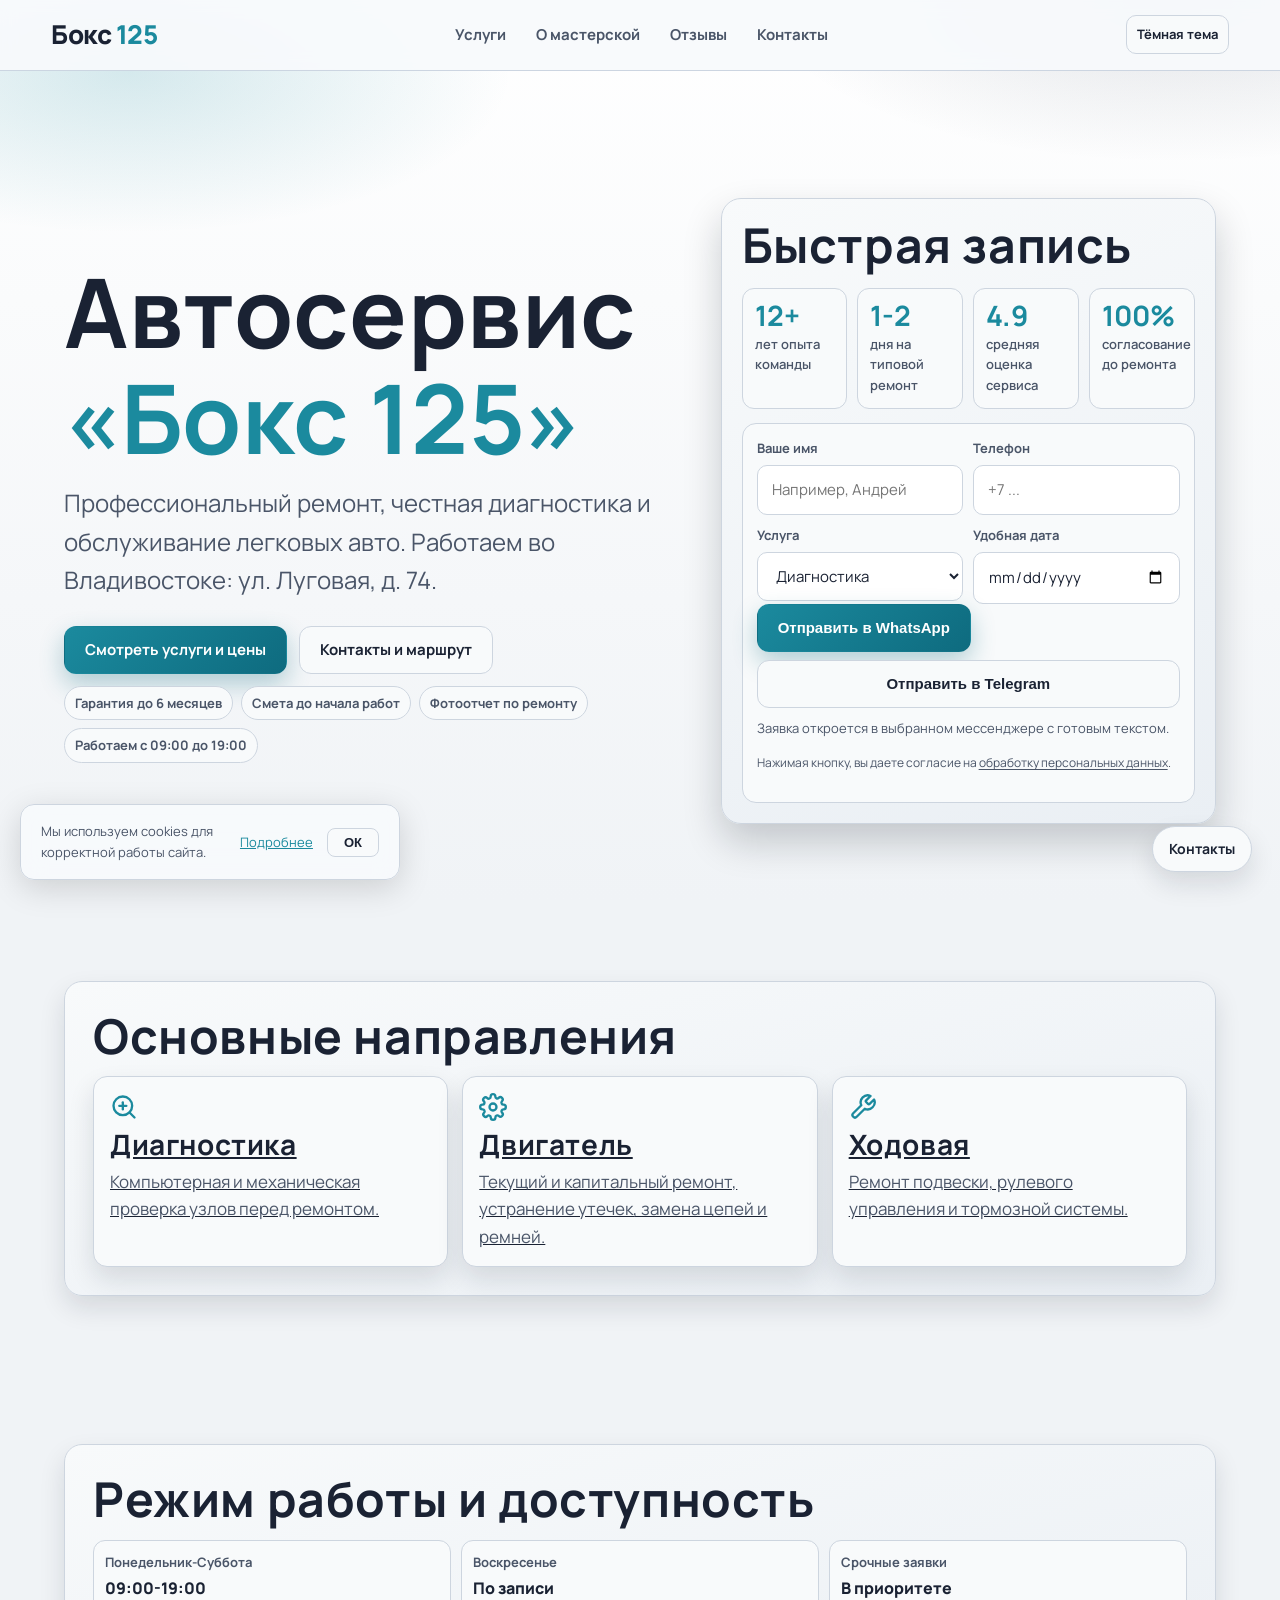
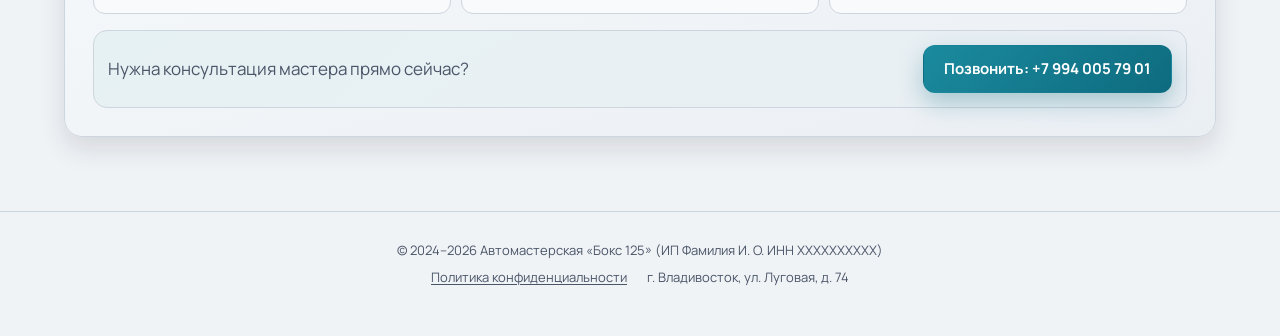
<file: index.html>
<!doctype html>
<html lang="ru">
<head>
  <meta charset="utf-8" />
  <meta name="viewport" content="width=device-width,initial-scale=1" />
  <title>Бокс 125 | Автомастерская во Владивостоке</title>
  <meta name="description" content="Автомастерская Бокс 125 во Владивостоке: диагностика, ремонт двигателя, ходовой и тормозов. Адрес: ул. Луговая, 74. Запись по телефону +7 994 005 79 01." />
  <meta name="robots" content="index,follow" />
  <meta name="theme-color" content="#1b8a9e" />
  <meta property="og:type" content="website" />
  <meta property="og:locale" content="ru_RU" />
  <meta property="og:title" content="Бокс 125 | Автомастерская во Владивостоке" />
  <meta property="og:description" content="Профессиональный ремонт и честная диагностика легковых авто. Бокс 125 — Владивосток, ул. Луговая, 74." />
  <link rel="preconnect" href="https://fonts.googleapis.com" />
  <link rel="preconnect" href="https://fonts.gstatic.com" crossorigin />
  <link href="https://fonts.googleapis.com/css2?family=Manrope:wght@400;500;700;800&display=swap" rel="stylesheet" />
  <link rel="stylesheet" href="styles.css" />
  <script type="application/ld+json">
  {
    "@context": "https://schema.org",
    "@type": "AutoRepair",
    "name": "Автомастерская Бокс 125",
    "address": {
      "@type": "PostalAddress",
      "addressLocality": "Владивосток",
      "streetAddress": "ул. Луговая, 74",
      "addressCountry": "RU"
    },
    "telephone": "+7 994 005 79 01",
    "email": "box125@gmail.com",
    "url": "index.html",
    "openingHours": "Mo-Sa 09:00-19:00"
  }
  </script>
</head>
<body>
  <div class="body-bg"></div>
  <div class="scene">
    <header class="nav">
      <a href="index.html" class="logo"><span class="logo-text">Бокс <span class="logo-accent">125</span></span></a>
      <nav>
        <a href="work.html">Услуги</a>
        <a href="about.html">О мастерской</a>
        <a href="testimonials.html">Отзывы</a>
        <a href="contact.html">Контакты</a>
      </nav>
    </header>

    <main class="hero">
      <div class="reveal in-view">
        <h1 class="title">Автосервис <span class="accent">«Бокс 125»</span></h1>
        <p class="lead">
          Профессиональный ремонт, честная диагностика и обслуживание легковых авто.
          Работаем во Владивостоке: ул. Луговая, д. 74.
        </p>
        <div class="hero-actions">
          <a href="work.html" class="btn btn-primary">Смотреть услуги и цены</a>
          <a href="contact.html" class="btn btn-ghost">Контакты и маршрут</a>
        </div>
        <div class="badge-list">
          <span class="badge-chip">Гарантия до 6 месяцев</span>
          <span class="badge-chip">Смета до начала работ</span>
          <span class="badge-chip">Фотоотчет по ремонту</span>
          <span class="badge-chip">Работаем с 09:00 до 19:00</span>
        </div>
      </div>

      <div class="hero-card reveal">
        <h2>Быстрая запись</h2>
        <div class="kpi-strip">
          <div class="kpi-item"><strong>12+</strong><span>лет опыта команды</span></div>
          <div class="kpi-item"><strong>1-2</strong><span>дня на типовой ремонт</span></div>
          <div class="kpi-item"><strong>4.9</strong><span>средняя оценка сервиса</span></div>
          <div class="kpi-item"><strong>100%</strong><span>согласование до ремонта</span></div>
        </div>
        <form class="booking-form" data-booking-form>
          <div class="form-grid">
            <div class="field">
              <label for="home-name">Ваше имя</label>
              <input id="home-name" name="name" type="text" required placeholder="Например, Андрей" />
            </div>
            <div class="field">
              <label for="home-phone">Телефон</label>
              <input id="home-phone" name="phone" type="tel" required placeholder="+7 ..." />
            </div>
            <div class="field">
              <label for="home-service">Услуга</label>
              <select id="home-service" name="service">
                <option>Диагностика</option>
                <option>Ремонт ходовой</option>
                <option>Ремонт двигателя</option>
                <option>ТО и замена масел</option>
              </select>
            </div>
            <div class="field">
              <label for="home-date">Удобная дата</label>
              <input id="home-date" name="date" type="date" />
            </div>
          </div>
          <button class="btn btn-primary" type="submit" name="messengertarget" value="whatsapp" id="submit-whatsapp">Отправить в WhatsApp</button>
          <button class="btn btn-ghost" type="submit" name="messengertarget" value="telegram" id="submit-telegram" style="margin-top:8px;width:100%">Отправить в Telegram</button>
          <p class="form-note">Заявка откроется в выбранном мессенджере с готовым текстом.</p>
          <p class="legal-hint">Нажимая кнопку, вы даете согласие на <a href="privacy.html" class="legal-link">обработку персональных данных</a>.</p>
        </form>
      </div>
    </main>

    <section class="section reveal">
      <div class="panel">
        <h2>Основные направления</h2>
        <div class="grid">
          <a href="work.html" class="card card-link">
            <svg class="card-icon" width="28" height="28" viewBox="0 0 24 24" fill="none" stroke="var(--accent)" stroke-width="2" stroke-linecap="round" stroke-linejoin="round"><circle cx="11" cy="11" r="8"/><path d="m21 21-4.3-4.3"/><path d="M11 8v6"/><path d="M8 11h6"/></svg>
            <h3>Диагностика</h3>
            <p>Компьютерная и механическая проверка узлов перед ремонтом.</p>
          </a>
          <a href="work.html" class="card card-link">
            <svg class="card-icon" width="28" height="28" viewBox="0 0 24 24" fill="none" stroke="var(--accent)" stroke-width="2" stroke-linecap="round" stroke-linejoin="round"><circle cx="12" cy="12" r="3"/><path d="M19.4 15a1.65 1.65 0 0 0 .33 1.82l.06.06a2 2 0 0 1-2.83 2.83l-.06-.06a1.65 1.65 0 0 0-1.82-.33 1.65 1.65 0 0 0-1 1.51V21a2 2 0 0 1-4 0v-.09A1.65 1.65 0 0 0 9 19.4a1.65 1.65 0 0 0-1.82.33l-.06.06a2 2 0 0 1-2.83-2.83l.06-.06A1.65 1.65 0 0 0 4.68 15a1.65 1.65 0 0 0-1.51-1H3a2 2 0 0 1 0-4h.09A1.65 1.65 0 0 0 4.6 9a1.65 1.65 0 0 0-.33-1.82l-.06-.06a2 2 0 0 1 2.83-2.83l.06.06A1.65 1.65 0 0 0 9 4.68a1.65 1.65 0 0 0 1-1.51V3a2 2 0 0 1 4 0v.09a1.65 1.65 0 0 0 1 1.51 1.65 1.65 0 0 0 1.82-.33l.06-.06a2 2 0 0 1 2.83 2.83l-.06.06A1.65 1.65 0 0 0 19.4 9a1.65 1.65 0 0 0 1.51 1H21a2 2 0 0 1 0 4h-.09a1.65 1.65 0 0 0-1.51 1z"/></svg>
            <h3>Двигатель</h3>
            <p>Текущий и капитальный ремонт, устранение утечек, замена цепей и ремней.</p>
          </a>
          <a href="work.html" class="card card-link">
            <svg class="card-icon" width="28" height="28" viewBox="0 0 24 24" fill="none" stroke="var(--accent)" stroke-width="2" stroke-linecap="round" stroke-linejoin="round"><path d="M14.7 6.3a1 1 0 0 0 0 1.4l1.6 1.6a1 1 0 0 0 1.4 0l3.77-3.77a6 6 0 0 1-7.94 7.94l-6.91 6.91a2.12 2.12 0 0 1-3-3l6.91-6.91a6 6 0 0 1 7.94-7.94l-3.76 3.76z"/></svg>
            <h3>Ходовая</h3>
            <p>Ремонт подвески, рулевого управления и тормозной системы.</p>
          </a>
        </div>
      </div>
    </section>

    <section class="section reveal">
      <div class="panel">
        <h2>Режим работы и доступность</h2>
        <div class="hours-grid">
          <div class="hours-item"><strong>Понедельник-Суббота</strong><span>09:00-19:00</span></div>
          <div class="hours-item"><strong>Воскресенье</strong><span>По записи</span></div>
          <div class="hours-item"><strong>Срочные заявки</strong><span>В приоритете</span></div>
        </div>
        <div class="cta-band">
          <p>Нужна консультация мастера прямо сейчас?</p>
          <a class="btn btn-primary" href="tel:+79940057901">Позвонить: +7 994 005 79 01</a>
        </div>
      </div>
    </section>

    <footer class="footer">
      <div class="footer-top">© 2024–2026 Автомастерская «Бокс 125» (ИП Фамилия И.&nbsp;О. ИНН&nbsp;XXXXXXXXXX)</div>
      <div class="footer-bottom">
        <a href="privacy.html">Политика конфиденциальности</a>
        <span>г. Владивосток, ул. Луговая, д. 74</span>
      </div>
    </footer>
  </div>

  <div class="cookie-banner" id="cookie-banner" style="display:none">
    Мы используем cookies для корректной работы сайта.
    <a href="privacy.html">Подробнее</a>
    <button class="cookie-btn" id="cookie-accept">ОК</button>
  </div>

  <script src="script.js"></script>
</body>
</html>
</file>
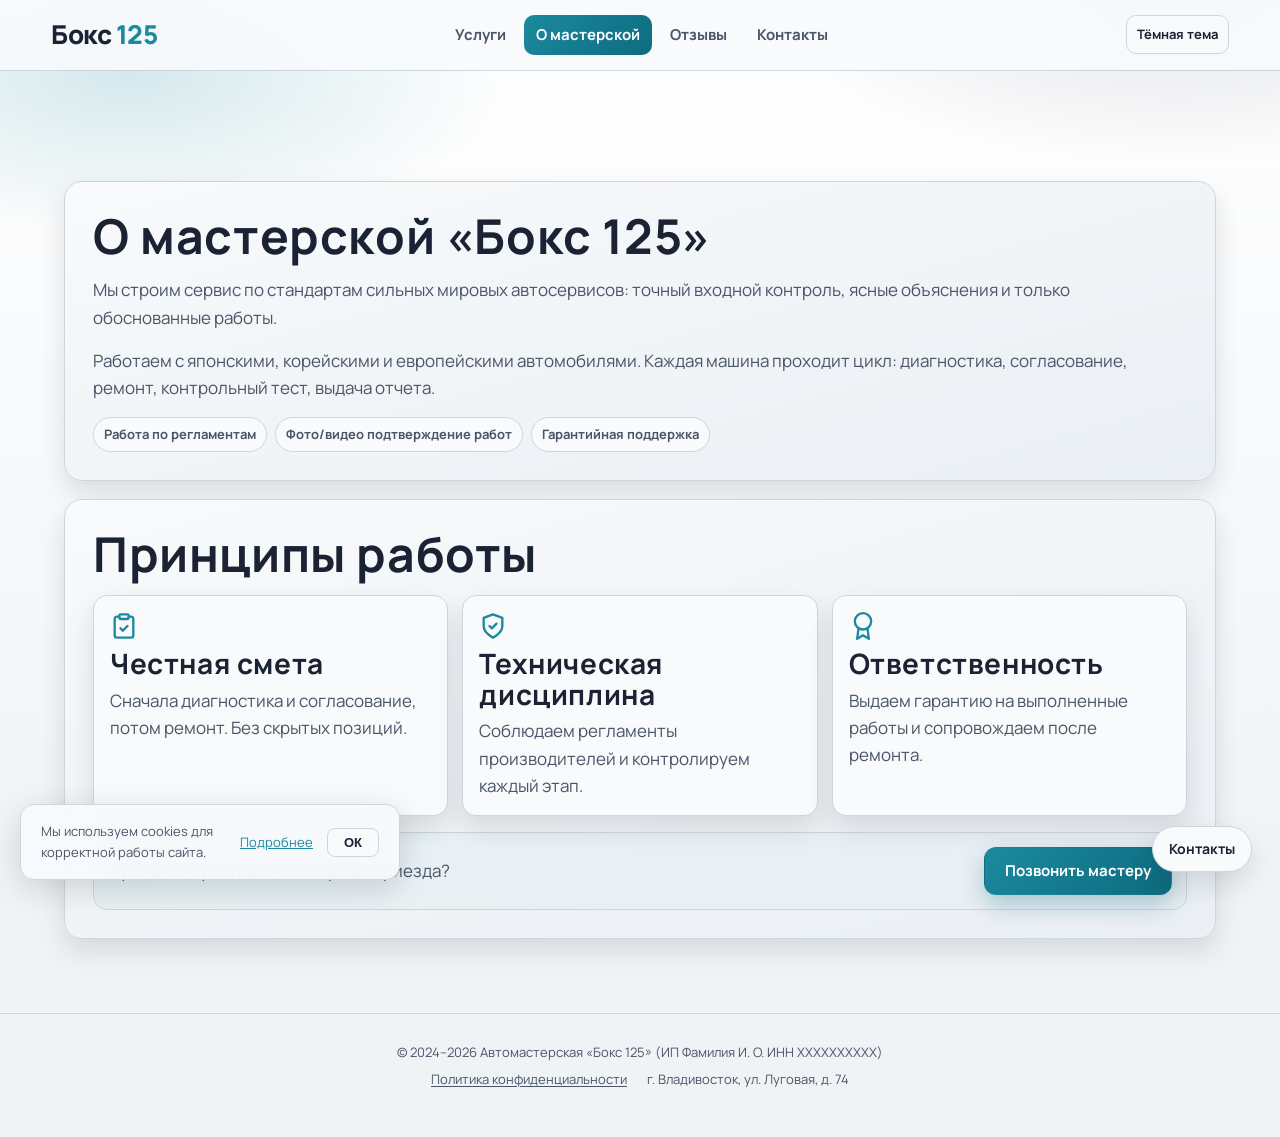
<file: about.html>
<!doctype html>
<html lang="ru">
<head>
  <meta charset="utf-8" />
  <meta name="viewport" content="width=device-width,initial-scale=1" />
  <title>О мастерской | Бокс 125</title>
  <meta name="description" content="О мастерской Бокс 125: принципы работы, гарантия, прозрачная смета и техническая дисциплина." />
  <meta name="robots" content="index,follow" />
  <link rel="preconnect" href="https://fonts.googleapis.com" />
  <link rel="preconnect" href="https://fonts.gstatic.com" crossorigin />
  <link href="https://fonts.googleapis.com/css2?family=Manrope:wght@400;500;700;800&display=swap" rel="stylesheet" />
  <link rel="stylesheet" href="styles.css" />
</head>
<body>
  <div class="body-bg"></div>
  <header class="nav">
    <a href="index.html" class="logo"><span class="logo-text">Бокс <span class="logo-accent">125</span></span></a>
    <nav>
      <a href="work.html">Услуги</a>
      <a href="about.html" class="active">О мастерской</a>
      <a href="testimonials.html">Отзывы</a>
      <a href="contact.html">Контакты</a>
    </nav>
  </header>

  <main class="section" style="padding-top: 110px;">
    <div class="panel reveal in-view">
      <h2>О мастерской «Бокс 125»</h2>
      <p>Мы строим сервис по стандартам сильных мировых автосервисов: точный входной контроль, ясные объяснения и только обоснованные работы.</p>
      <p>Работаем с японскими, корейскими и европейскими автомобилями. Каждая машина проходит цикл: диагностика, согласование, ремонт, контрольный тест, выдача отчета.</p>
      <div class="badge-list">
        <span class="badge-chip">Работа по регламентам</span>
        <span class="badge-chip">Фото/видео подтверждение работ</span>
        <span class="badge-chip">Гарантийная поддержка</span>
      </div>
    </div>

    <div class="panel reveal" style="margin-top: 18px;">
      <h2>Принципы работы</h2>
      <div class="grid">
        <article class="card">
          <svg class="card-icon" width="28" height="28" viewBox="0 0 24 24" fill="none" stroke="var(--accent)" stroke-width="2" stroke-linecap="round" stroke-linejoin="round"><path d="M16 4h2a2 2 0 0 1 2 2v14a2 2 0 0 1-2 2H6a2 2 0 0 1-2-2V6a2 2 0 0 1 2-2h2"/><rect x="8" y="2" width="8" height="4" rx="1" ry="1"/><path d="m9 14 2 2 4-4"/></svg>
          <h3>Честная смета</h3>
          <p>Сначала диагностика и согласование, потом ремонт. Без скрытых позиций.</p>
        </article>
        <article class="card">
          <svg class="card-icon" width="28" height="28" viewBox="0 0 24 24" fill="none" stroke="var(--accent)" stroke-width="2" stroke-linecap="round" stroke-linejoin="round"><path d="M12 22s8-4 8-10V5l-8-3-8 3v7c0 6 8 10 8 10z"/><path d="m9 12 2 2 4-4"/></svg>
          <h3>Техническая дисциплина</h3>
          <p>Соблюдаем регламенты производителей и контролируем каждый этап.</p>
        </article>
        <article class="card">
          <svg class="card-icon" width="28" height="28" viewBox="0 0 24 24" fill="none" stroke="var(--accent)" stroke-width="2" stroke-linecap="round" stroke-linejoin="round"><circle cx="12" cy="8" r="7"/><polyline points="8.21 13.89 7 23 12 20 17 23 15.79 13.88"/></svg>
          <h3>Ответственность</h3>
          <p>Выдаем гарантию на выполненные работы и сопровождаем после ремонта.</p>
        </article>
      </div>
      <div class="cta-band">
        <p>Нужна консультация мастера до приезда?</p>
        <a class="btn btn-primary" href="tel:+79940057901">Позвонить мастеру</a>
      </div>
    </div>
  </main>

  <footer class="footer">
    <div class="footer-top">© 2024–2026 Автомастерская «Бокс 125» (ИП Фамилия И.&nbsp;О. ИНН&nbsp;XXXXXXXXXX)</div>
    <div class="footer-bottom">
      <a href="privacy.html">Политика конфиденциальности</a>
      <span>г. Владивосток, ул. Луговая, д. 74</span>
    </div>
  </footer>

  <div class="cookie-banner" id="cookie-banner" style="display:none">
    Мы используем cookies для корректной работы сайта.
    <a href="privacy.html">Подробнее</a>
    <button class="cookie-btn" id="cookie-accept">ОК</button>
  </div>

  <script src="script.js"></script>
</body>
</html>
</file>
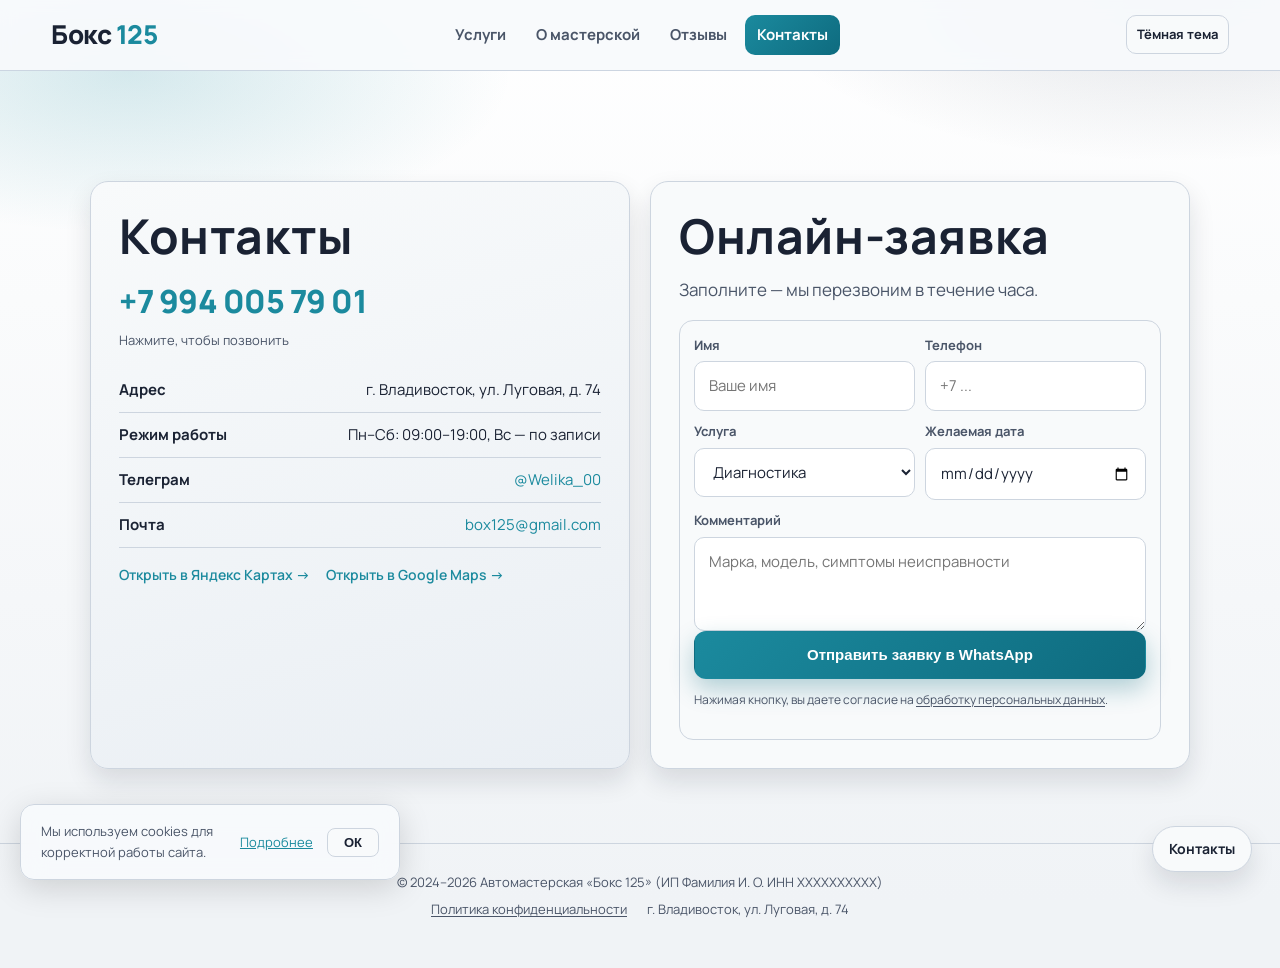
<file: contact.html>
<!doctype html>
<html lang="ru">
<head>
  <meta charset="utf-8" />
  <meta name="viewport" content="width=device-width,initial-scale=1" />
  <title>Контакты и запись | Бокс 125</title>
  <meta name="description" content="Контакты автомастерской Бокс 125: телефон, Telegram, почта, адрес и форма записи на сервис." />
  <meta name="robots" content="index,follow" />
  <link rel="preconnect" href="https://fonts.googleapis.com" />
  <link rel="preconnect" href="https://fonts.gstatic.com" crossorigin />
  <link href="https://fonts.googleapis.com/css2?family=Manrope:wght@400;500;700;800&display=swap" rel="stylesheet" />
  <link rel="stylesheet" href="styles.css" />
</head>
<body>
  <div class="body-bg"></div>
  <header class="nav">
    <a href="index.html" class="logo"><span class="logo-text">Бокс <span class="logo-accent">125</span></span></a>
    <nav>
      <a href="work.html">Услуги</a>
      <a href="about.html">О мастерской</a>
      <a href="testimonials.html">Отзывы</a>
      <a href="contact.html" class="active">Контакты</a>
    </nav>
  </header>

  <main class="section" style="padding-top: 110px;">
    <div class="contact-grid">

      <!-- ЛЕВАЯ КОЛОНКА: Информация -->
      <div class="panel reveal in-view contact-info">
        <h2>Контакты</h2>

        <a href="tel:+79940057901" class="contact-phone">+7 994 005 79 01</a>
        <p class="contact-phone-hint">Нажмите, чтобы позвонить</p>

        <div class="contact-line">
          <strong>Адрес</strong>
          <span>г. Владивосток, ул. Луговая, д. 74</span>
        </div>

        <div class="contact-line">
          <strong>Режим работы</strong>
          <span>Пн–Сб: 09:00–19:00, Вс — по записи</span>
        </div>

        <div class="contact-line">
          <strong>Телеграм</strong>
          <a href="https://t.me/Welika_00" target="_blank" rel="noopener noreferrer">@Welika_00</a>
        </div>

        <div class="contact-line">
          <strong>Почта</strong>
          <a href="mailto:box125@gmail.com">box125@gmail.com</a>
        </div>

        <div class="contact-map-links">
          <a href="https://yandex.ru/maps/?text=%D0%92%D0%BB%D0%B0%D0%B4%D0%B8%D0%B2%D0%BE%D1%81%D1%82%D0%BE%D0%BA%20%D0%9B%D1%83%D0%B3%D0%BE%D0%B2%D0%B0%D1%8F%2074" target="_blank" rel="noopener noreferrer">Открыть в Яндекс Картах →</a>
          <a href="https://www.google.com/maps/search/?api=1&query=%D0%92%D0%BB%D0%B0%D0%B4%D0%B8%D0%B2%D0%BE%D1%81%D1%82%D0%BE%D0%BA+%D0%9B%D1%83%D0%B3%D0%BE%D0%B2%D0%B0%D1%8F+74" target="_blank" rel="noopener noreferrer">Открыть в Google Maps →</a>
        </div>
      </div>

      <!-- ПРАВАЯ КОЛОНКА: Форма -->
      <div class="panel reveal in-view contact-form-card">
        <h2>Онлайн-заявка</h2>
        <p style="margin-top:0; margin-bottom: 16px; color: var(--text-soft);">Заполните — мы перезвоним в течение часа.</p>
        <form class="booking-form" data-booking-form>
          <div class="form-grid">
            <div class="field">
              <label for="contact-name">Имя</label>
              <input id="contact-name" name="name" type="text" required placeholder="Ваше имя" />
            </div>
            <div class="field">
              <label for="contact-phone">Телефон</label>
              <input id="contact-phone" name="phone" type="tel" required placeholder="+7 ..." />
            </div>
            <div class="field">
              <label for="contact-service">Услуга</label>
              <select id="contact-service" name="service">
                <option>Диагностика</option>
                <option>Ходовая / тормоза</option>
                <option>Двигатель</option>
                <option>ТО / масло</option>
                <option>Электрика</option>
              </select>
            </div>
            <div class="field">
              <label for="contact-date">Желаемая дата</label>
              <input id="contact-date" name="date" type="date" />
            </div>
            <div class="field field-full">
              <label for="contact-comment">Комментарий</label>
              <textarea id="contact-comment" name="comment" placeholder="Марка, модель, симптомы неисправности"></textarea>
            </div>
          </div>
          <button class="btn btn-primary" type="submit" name="messengertarget" value="whatsapp" style="width:100%;">Отправить заявку в WhatsApp</button>
          <p class="legal-hint">Нажимая кнопку, вы даете согласие на <a href="privacy.html" class="legal-link">обработку персональных данных</a>.</p>
        </form>
      </div>

    </div>
  </main>

  <footer class="footer">
    <div class="footer-top">© 2024–2026 Автомастерская «Бокс 125» (ИП Фамилия И.&nbsp;О. ИНН&nbsp;XXXXXXXXXX)</div>
    <div class="footer-bottom">
      <a href="privacy.html">Политика конфиденциальности</a>
      <span>г. Владивосток, ул. Луговая, д. 74</span>
    </div>
  </footer>

  <div class="cookie-banner" id="cookie-banner" style="display:none">
    Мы используем cookies для корректной работы сайта.
    <a href="privacy.html">Подробнее</a>
    <button class="cookie-btn" id="cookie-accept">ОК</button>
  </div>

  <script src="script.js"></script>
</body>
</html>
</file>
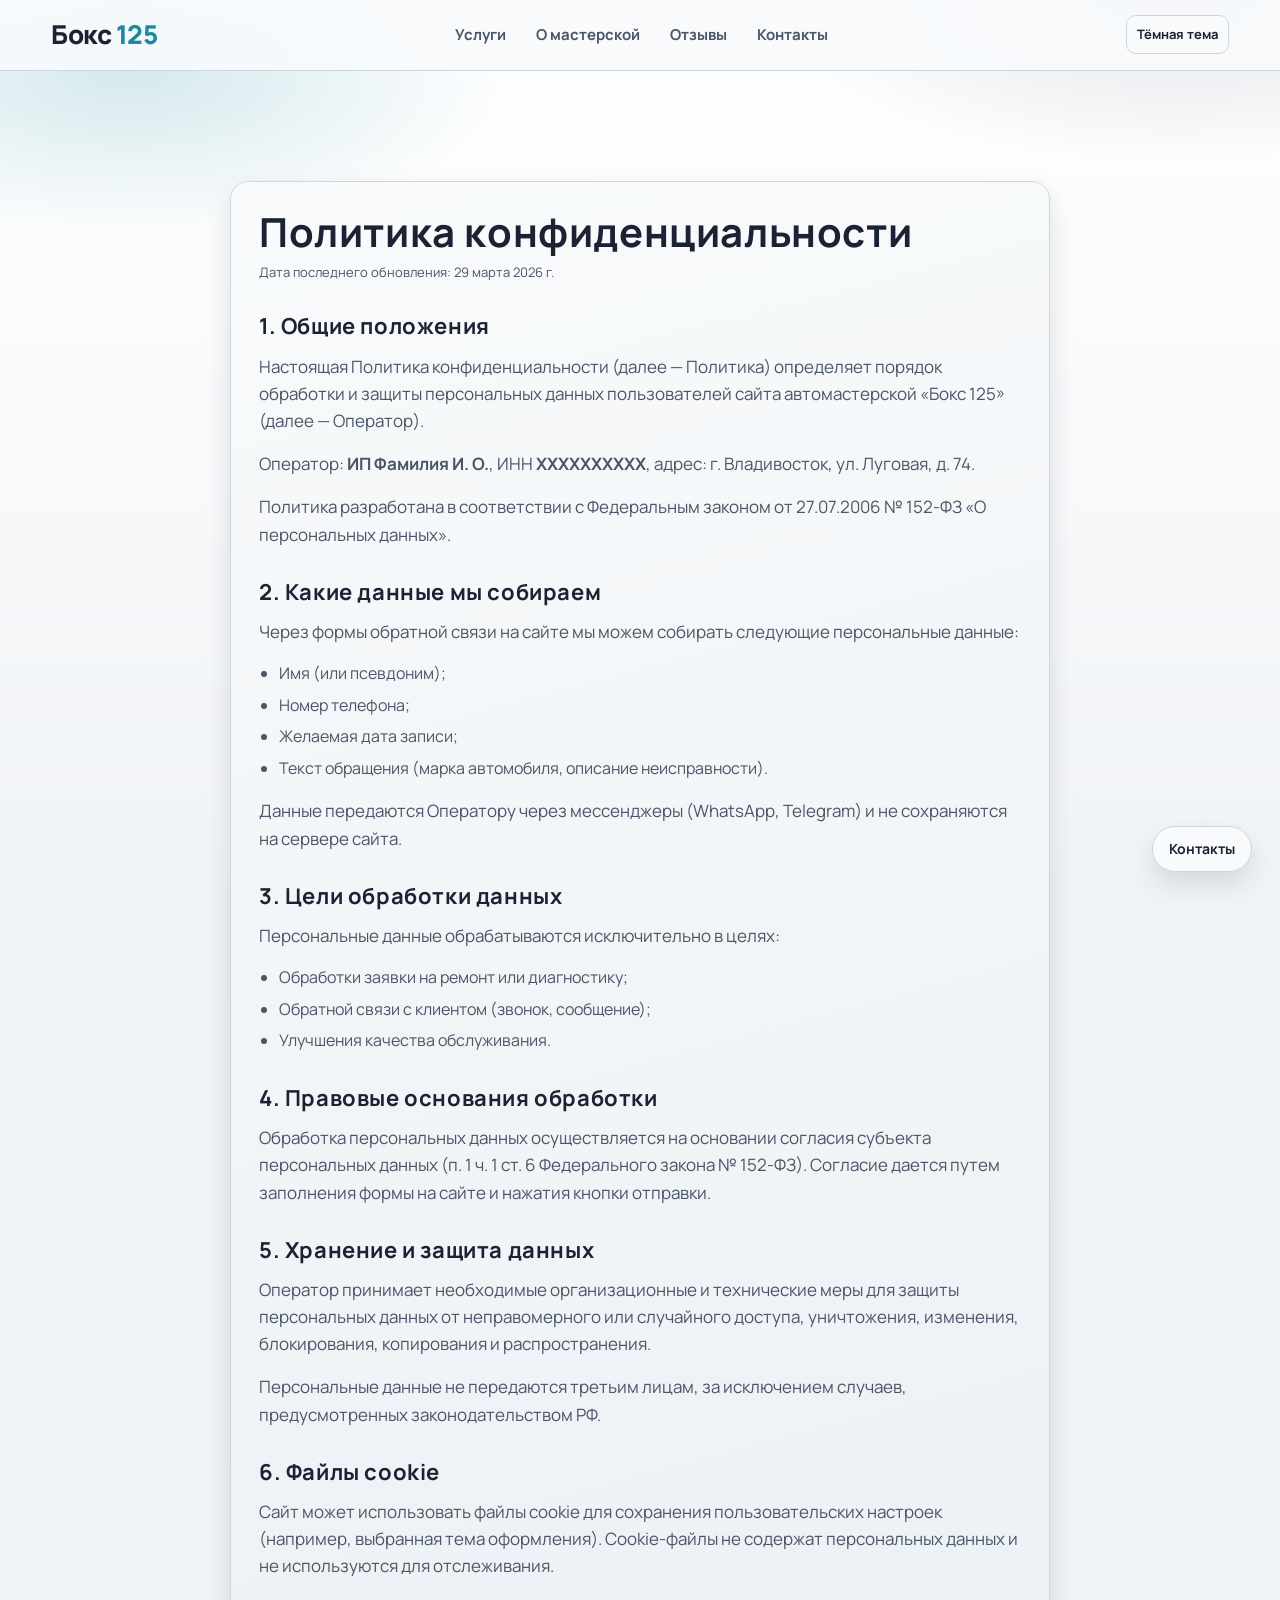
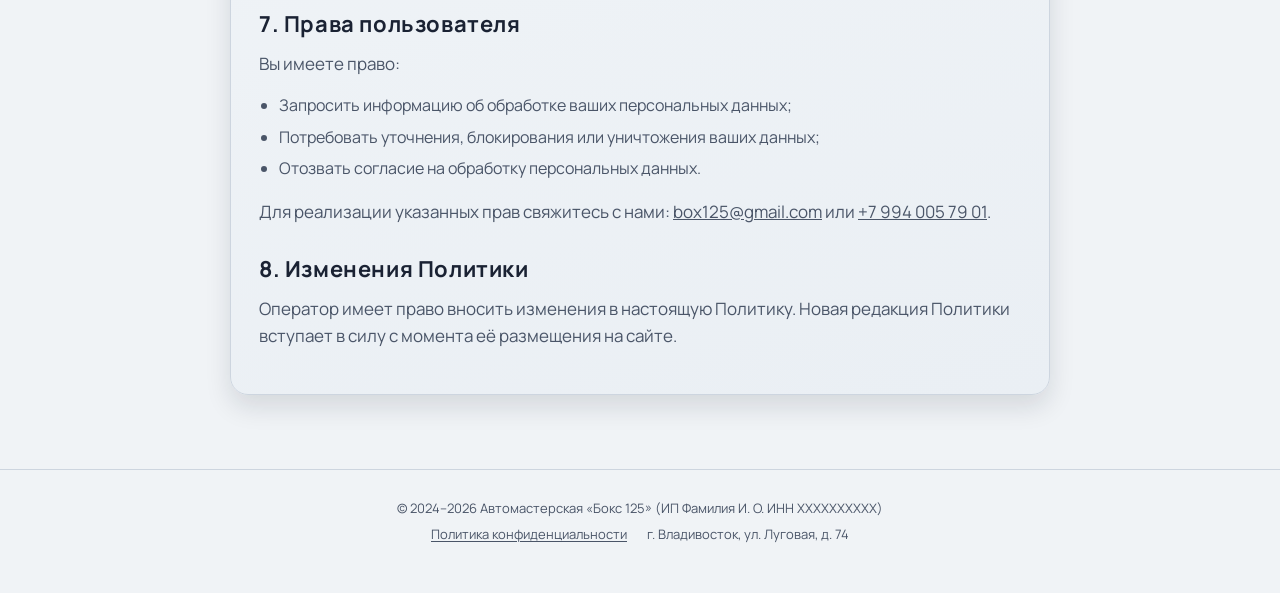
<file: privacy.html>
<!doctype html>
<html lang="ru">
<head>
  <meta charset="utf-8" />
  <meta name="viewport" content="width=device-width,initial-scale=1" />
  <title>Политика конфиденциальности | Бокс 125</title>
  <meta name="description" content="Политика обработки персональных данных автомастерской Бокс 125 в соответствии с 152-ФЗ." />
  <meta name="robots" content="noindex,follow" />
  <link rel="preconnect" href="https://fonts.googleapis.com" />
  <link rel="preconnect" href="https://fonts.gstatic.com" crossorigin />
  <link href="https://fonts.googleapis.com/css2?family=Manrope:wght@400;500;700;800&display=swap" rel="stylesheet" />
  <link rel="stylesheet" href="styles.css" />
</head>
<body>
  <div class="body-bg"></div>
  <header class="nav">
    <a href="index.html" class="logo"><span class="logo-text">Бокс <span class="logo-accent">125</span></span></a>
    <nav>
      <a href="work.html">Услуги</a>
      <a href="about.html">О мастерской</a>
      <a href="testimonials.html">Отзывы</a>
      <a href="contact.html">Контакты</a>
    </nav>
  </header>

  <main class="section privacy-page" style="padding-top: 110px;">
    <div class="panel reveal in-view" style="max-width: 820px; margin: 0 auto;">
      <h1>Политика конфиденциальности</h1>
      <p class="legal-updated">Дата последнего обновления: 29 марта 2026 г.</p>

      <h2>1. Общие положения</h2>
      <p>Настоящая Политика конфиденциальности (далее — Политика) определяет порядок обработки и защиты персональных данных пользователей сайта автомастерской «Бокс 125» (далее — Оператор).</p>
      <p>Оператор: <strong>ИП Фамилия И. О.</strong>, ИНН <strong>XXXXXXXXXX</strong>, адрес: г. Владивосток, ул. Луговая, д. 74.</p>
      <p>Политика разработана в соответствии с Федеральным законом от 27.07.2006 № 152-ФЗ «О персональных данных».</p>

      <h2>2. Какие данные мы собираем</h2>
      <p>Через формы обратной связи на сайте мы можем собирать следующие персональные данные:</p>
      <ul>
        <li>Имя (или псевдоним);</li>
        <li>Номер телефона;</li>
        <li>Желаемая дата записи;</li>
        <li>Текст обращения (марка автомобиля, описание неисправности).</li>
      </ul>
      <p>Данные передаются Оператору через мессенджеры (WhatsApp, Telegram) и не сохраняются на сервере сайта.</p>

      <h2>3. Цели обработки данных</h2>
      <p>Персональные данные обрабатываются исключительно в целях:</p>
      <ul>
        <li>Обработки заявки на ремонт или диагностику;</li>
        <li>Обратной связи с клиентом (звонок, сообщение);</li>
        <li>Улучшения качества обслуживания.</li>
      </ul>

      <h2>4. Правовые основания обработки</h2>
      <p>Обработка персональных данных осуществляется на основании согласия субъекта персональных данных (п. 1 ч. 1 ст. 6 Федерального закона № 152-ФЗ). Согласие дается путем заполнения формы на сайте и нажатия кнопки отправки.</p>

      <h2>5. Хранение и защита данных</h2>
      <p>Оператор принимает необходимые организационные и технические меры для защиты персональных данных от неправомерного или случайного доступа, уничтожения, изменения, блокирования, копирования и распространения.</p>
      <p>Персональные данные не передаются третьим лицам, за исключением случаев, предусмотренных законодательством РФ.</p>

      <h2>6. Файлы cookie</h2>
      <p>Сайт может использовать файлы cookie для сохранения пользовательских настроек (например, выбранная тема оформления). Cookie-файлы не содержат персональных данных и не используются для отслеживания.</p>

      <h2>7. Права пользователя</h2>
      <p>Вы имеете право:</p>
      <ul>
        <li>Запросить информацию об обработке ваших персональных данных;</li>
        <li>Потребовать уточнения, блокирования или уничтожения ваших данных;</li>
        <li>Отозвать согласие на обработку персональных данных.</li>
      </ul>
      <p>Для реализации указанных прав свяжитесь с нами: <a href="mailto:box125@gmail.com">box125@gmail.com</a> или <a href="tel:+79940057901">+7 994 005 79 01</a>.</p>

      <h2>8. Изменения Политики</h2>
      <p>Оператор имеет право вносить изменения в настоящую Политику. Новая редакция Политики вступает в силу с момента её размещения на сайте.</p>
    </div>
  </main>

  <footer class="footer">
    <div class="footer-top">© 2024–2026 Автомастерская «Бокс 125» (ИП Фамилия И.&nbsp;О. ИНН&nbsp;XXXXXXXXXX)</div>
    <div class="footer-bottom">
      <a href="privacy.html">Политика конфиденциальности</a>
      <span>г. Владивосток, ул. Луговая, д. 74</span>
    </div>
  </footer>
  <script src="script.js"></script>
</body>
</html>
</file>
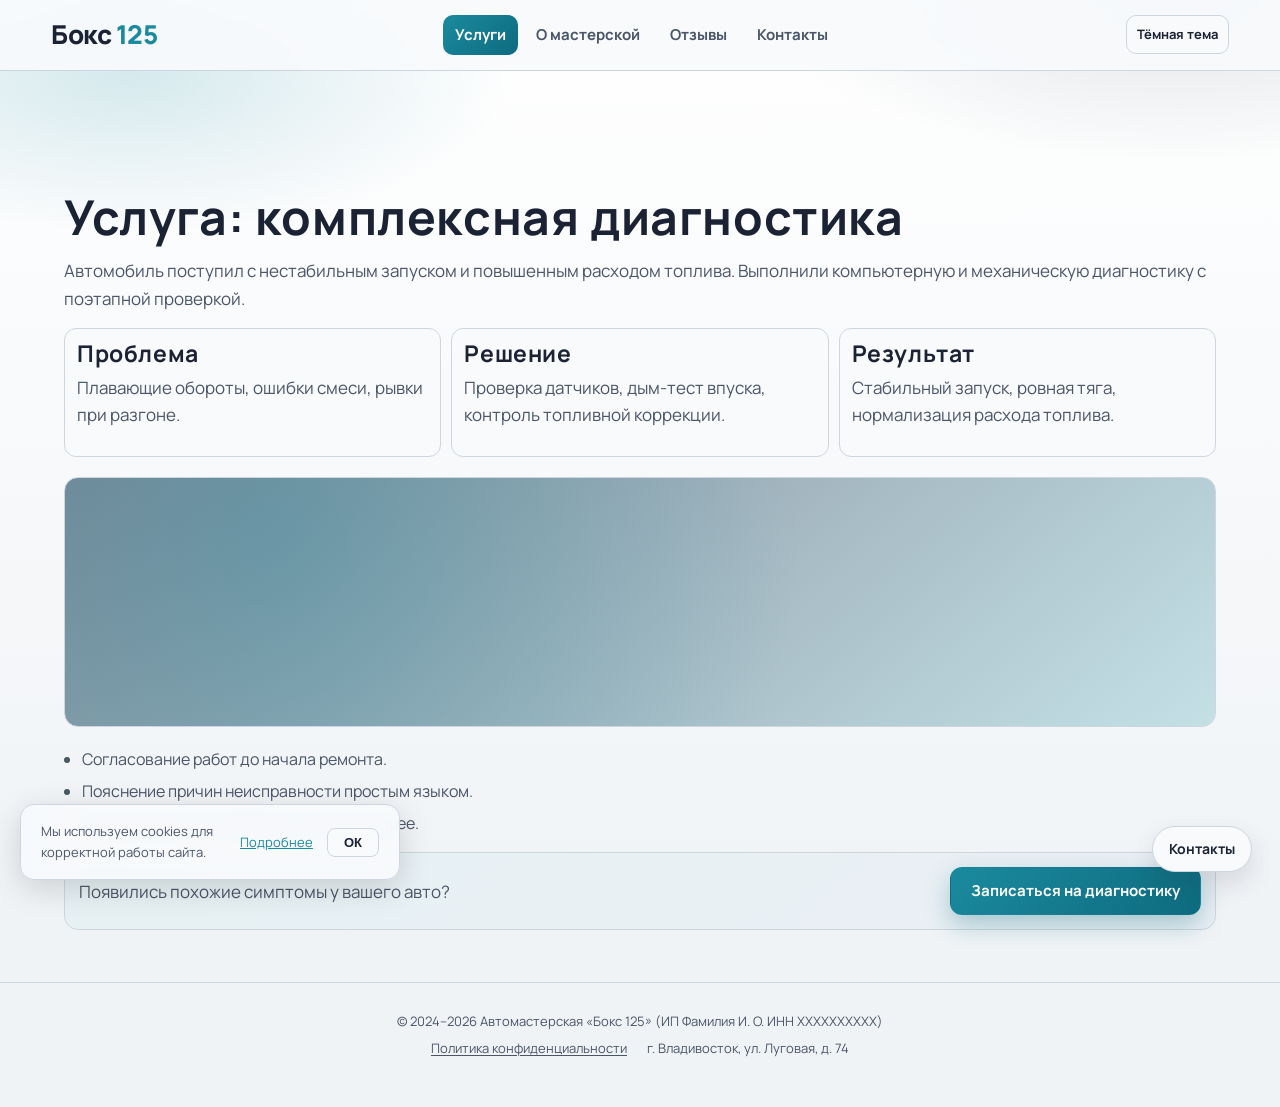
<file: project-1.html>
<!doctype html>
<html lang="ru">
<head>
  <meta charset="utf-8" />
  <meta name="viewport" content="width=device-width,initial-scale=1" />
  <title>Услуга: Диагностика | Бокс 125</title>
  <meta name="description" content="Комплексная диагностика в автомастерской Бокс 125: поиск причины неисправности и рекомендации по ремонту." />
  <meta name="robots" content="index,follow" />
  <link rel="preconnect" href="https://fonts.googleapis.com" />
  <link rel="preconnect" href="https://fonts.gstatic.com" crossorigin />
  <link href="https://fonts.googleapis.com/css2?family=Manrope:wght@400;500;700;800&display=swap" rel="stylesheet" />
  <link rel="stylesheet" href="styles.css" />
</head>
<body>
  <div class="body-bg"></div>
  <header class="nav">
    <a href="index.html" class="logo"><span class="logo-text">Бокс <span class="logo-accent">125</span></span></a>
    <nav>
      <a href="work.html" class="active">Услуги</a>
      <a href="about.html">О мастерской</a>
      <a href="testimonials.html">Отзывы</a>
      <a href="contact.html">Контакты</a>
    </nav>
  </header>

  <main class="project-page">
    <h2>Услуга: комплексная диагностика</h2>
    <p>Автомобиль поступил с нестабильным запуском и повышенным расходом топлива. Выполнили компьютерную и механическую диагностику с поэтапной проверкой.</p>

    <div class="case-grid">
      <article class="case-card"><h3>Проблема</h3><p>Плавающие обороты, ошибки смеси, рывки при разгоне.</p></article>
      <article class="case-card"><h3>Решение</h3><p>Проверка датчиков, дым-тест впуска, контроль топливной коррекции.</p></article>
      <article class="case-card"><h3>Результат</h3><p>Стабильный запуск, ровная тяга, нормализация расхода топлива.</p></article>
    </div>

    <figure class="project-figure"></figure>
    <ul class="check-list">
      <li>Согласование работ до начала ремонта.</li>
      <li>Пояснение причин неисправности простым языком.</li>
      <li>Рекомендации по профилактике на будущее.</li>
    </ul>

    <div class="cta-band">
      <p>Появились похожие симптомы у вашего авто?</p>
      <a class="btn btn-primary" href="contact.html">Записаться на диагностику</a>
    </div>
  </main>

  <footer class="footer">
    <div class="footer-top">© 2024–2026 Автомастерская «Бокс 125» (ИП Фамилия И.&nbsp;О. ИНН&nbsp;XXXXXXXXXX)</div>
    <div class="footer-bottom">
      <a href="privacy.html">Политика конфиденциальности</a>
      <span>г. Владивосток, ул. Луговая, д. 74</span>
    </div>
  </footer>

  <div class="cookie-banner" id="cookie-banner" style="display:none">
    Мы используем cookies для корректной работы сайта.
    <a href="privacy.html">Подробнее</a>
    <button class="cookie-btn" id="cookie-accept">ОК</button>
  </div>

  <script src="script.js"></script>
</body>
</html>
</file>
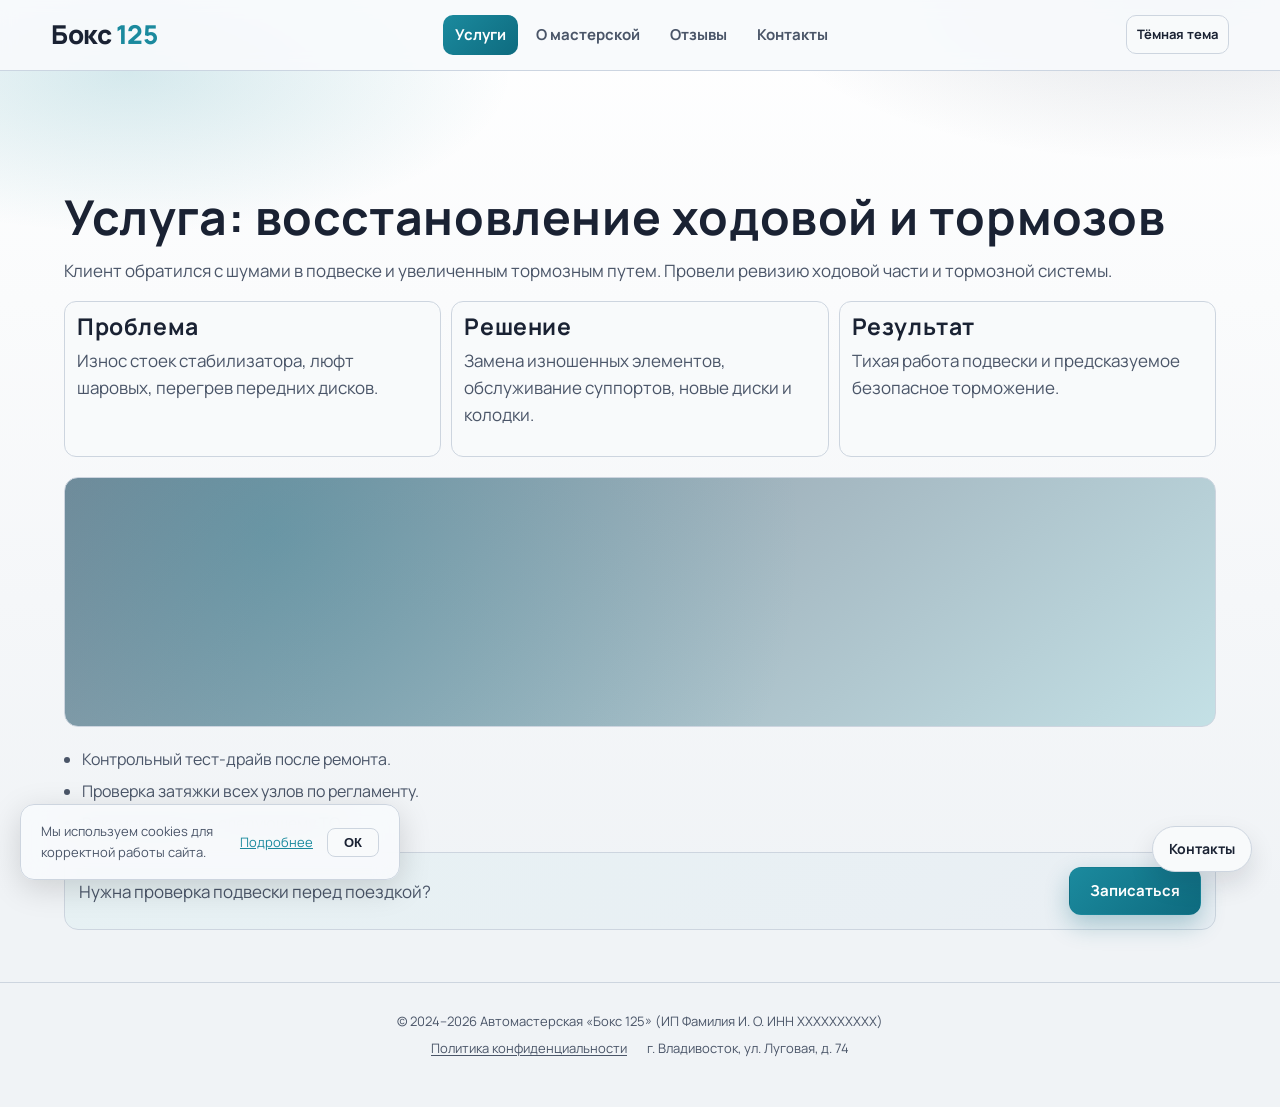
<file: project-2.html>
<!doctype html>
<html lang="ru">
<head>
  <meta charset="utf-8" />
  <meta name="viewport" content="width=device-width,initial-scale=1" />
  <title>Услуга: Ходовая и тормоза | Бокс 125</title>
  <meta name="description" content="Ремонт ходовой и тормозной системы в автомастерской Бокс 125 с обязательным контролем безопасности." />
  <meta name="robots" content="index,follow" />
  <link rel="preconnect" href="https://fonts.googleapis.com" />
  <link rel="preconnect" href="https://fonts.gstatic.com" crossorigin />
  <link href="https://fonts.googleapis.com/css2?family=Manrope:wght@400;500;700;800&display=swap" rel="stylesheet" />
  <link rel="stylesheet" href="styles.css" />
</head>
<body>
  <div class="body-bg"></div>
  <header class="nav">
    <a href="index.html" class="logo"><span class="logo-text">Бокс <span class="logo-accent">125</span></span></a>
    <nav>
      <a href="work.html" class="active">Услуги</a>
      <a href="about.html">О мастерской</a>
      <a href="testimonials.html">Отзывы</a>
      <a href="contact.html">Контакты</a>
    </nav>
  </header>

  <main class="project-page">
    <h2>Услуга: восстановление ходовой и тормозов</h2>
    <p>Клиент обратился с шумами в подвеске и увеличенным тормозным путем. Провели ревизию ходовой части и тормозной системы.</p>

    <div class="case-grid">
      <article class="case-card"><h3>Проблема</h3><p>Износ стоек стабилизатора, люфт шаровых, перегрев передних дисков.</p></article>
      <article class="case-card"><h3>Решение</h3><p>Замена изношенных элементов, обслуживание суппортов, новые диски и колодки.</p></article>
      <article class="case-card"><h3>Результат</h3><p>Тихая работа подвески и предсказуемое безопасное торможение.</p></article>
    </div>

    <figure class="project-figure"></figure>
    <ul class="check-list">
      <li>Контрольный тест-драйв после ремонта.</li>
      <li>Проверка затяжки всех узлов по регламенту.</li>
      <li>Рекомендации по следующему ТО.</li>
    </ul>

    <div class="cta-band">
      <p>Нужна проверка подвески перед поездкой?</p>
      <a class="btn btn-primary" href="contact.html">Записаться</a>
    </div>
  </main>

  <footer class="footer">
    <div class="footer-top">© 2024–2026 Автомастерская «Бокс 125» (ИП Фамилия И.&nbsp;О. ИНН&nbsp;XXXXXXXXXX)</div>
    <div class="footer-bottom">
      <a href="privacy.html">Политика конфиденциальности</a>
      <span>г. Владивосток, ул. Луговая, д. 74</span>
    </div>
  </footer>

  <div class="cookie-banner" id="cookie-banner" style="display:none">
    Мы используем cookies для корректной работы сайта.
    <a href="privacy.html">Подробнее</a>
    <button class="cookie-btn" id="cookie-accept">ОК</button>
  </div>

  <script src="script.js"></script>
</body>
</html>
</file>
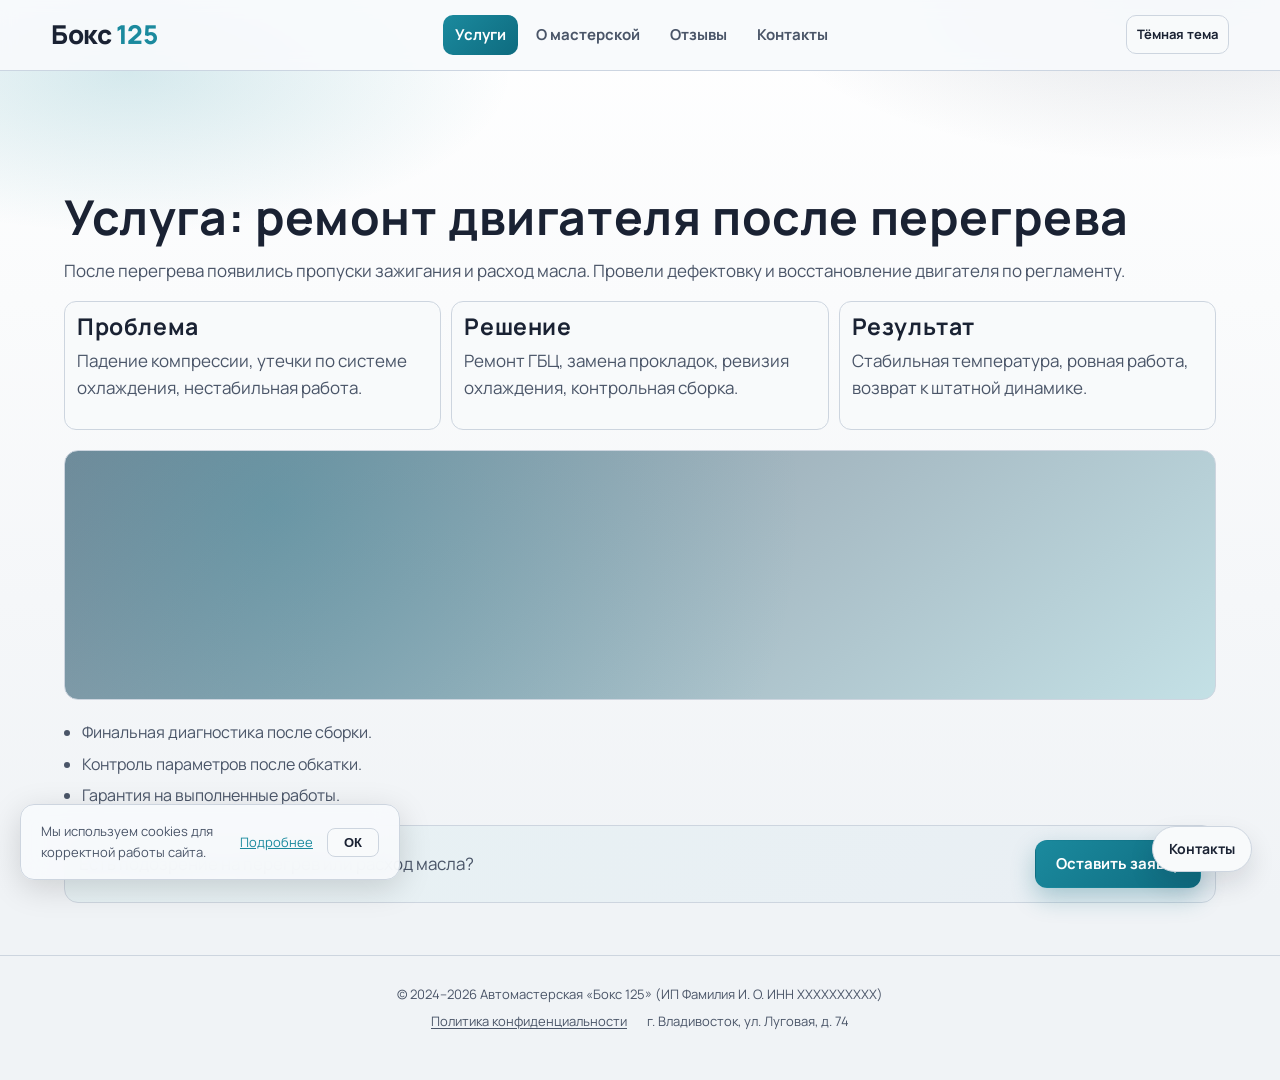
<file: project-3.html>
<!doctype html>
<html lang="ru">
<head>
  <meta charset="utf-8" />
  <meta name="viewport" content="width=device-width,initial-scale=1" />
  <title>Услуга: Ремонт двигателя | Бокс 125</title>
  <meta name="description" content="Ремонт двигателя в автомастерской Бокс 125: дефектовка, восстановление и контрольные тесты." />
  <meta name="robots" content="index,follow" />
  <link rel="preconnect" href="https://fonts.googleapis.com" />
  <link rel="preconnect" href="https://fonts.gstatic.com" crossorigin />
  <link href="https://fonts.googleapis.com/css2?family=Manrope:wght@400;500;700;800&display=swap" rel="stylesheet" />
  <link rel="stylesheet" href="styles.css" />
</head>
<body>
  <div class="body-bg"></div>
  <header class="nav">
    <a href="index.html" class="logo"><span class="logo-text">Бокс <span class="logo-accent">125</span></span></a>
    <nav>
      <a href="work.html" class="active">Услуги</a>
      <a href="about.html">О мастерской</a>
      <a href="testimonials.html">Отзывы</a>
      <a href="contact.html">Контакты</a>
    </nav>
  </header>

  <main class="project-page">
    <h2>Услуга: ремонт двигателя после перегрева</h2>
    <p>После перегрева появились пропуски зажигания и расход масла. Провели дефектовку и восстановление двигателя по регламенту.</p>

    <div class="case-grid">
      <article class="case-card"><h3>Проблема</h3><p>Падение компрессии, утечки по системе охлаждения, нестабильная работа.</p></article>
      <article class="case-card"><h3>Решение</h3><p>Ремонт ГБЦ, замена прокладок, ревизия охлаждения, контрольная сборка.</p></article>
      <article class="case-card"><h3>Результат</h3><p>Стабильная температура, ровная работа, возврат к штатной динамике.</p></article>
    </div>

    <figure class="project-figure"></figure>
    <ul class="check-list">
      <li>Финальная диагностика после сборки.</li>
      <li>Контроль параметров после обкатки.</li>
      <li>Гарантия на выполненные работы.</li>
    </ul>

    <div class="cta-band">
      <p>Есть подозрение на перегрев или расход масла?</p>
      <a class="btn btn-primary" href="contact.html">Оставить заявку</a>
    </div>
  </main>

  <footer class="footer">
    <div class="footer-top">© 2024–2026 Автомастерская «Бокс 125» (ИП Фамилия И.&nbsp;О. ИНН&nbsp;XXXXXXXXXX)</div>
    <div class="footer-bottom">
      <a href="privacy.html">Политика конфиденциальности</a>
      <span>г. Владивосток, ул. Луговая, д. 74</span>
    </div>
  </footer>

  <div class="cookie-banner" id="cookie-banner" style="display:none">
    Мы используем cookies для корректной работы сайта.
    <a href="privacy.html">Подробнее</a>
    <button class="cookie-btn" id="cookie-accept">ОК</button>
  </div>

  <script src="script.js"></script>
</body>
</html>
</file>
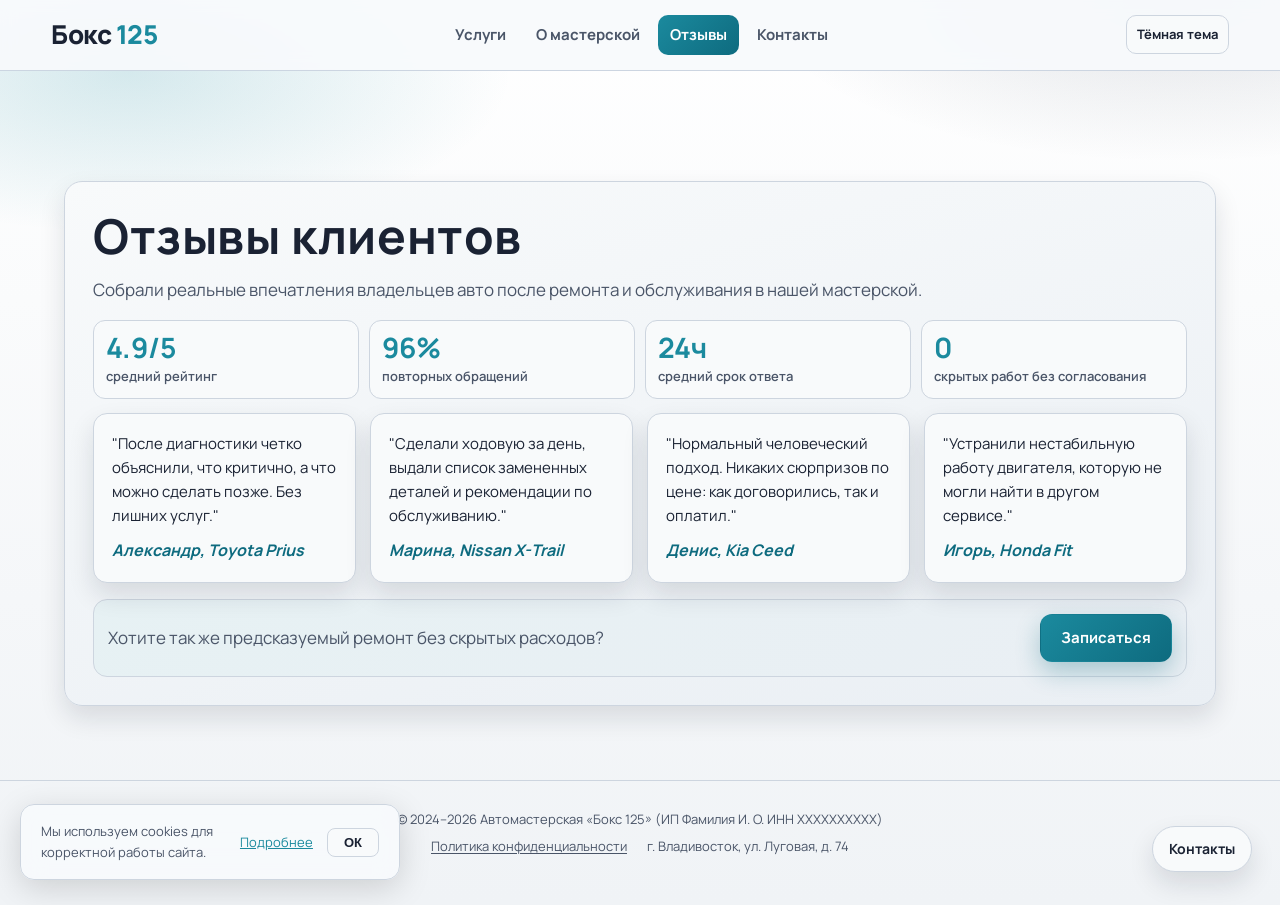
<file: testimonials.html>
<!doctype html>
<html lang="ru">
<head>
  <meta charset="utf-8" />
  <meta name="viewport" content="width=device-width,initial-scale=1" />
  <title>Отзывы | Бокс 125</title>
  <meta name="description" content="Отзывы клиентов автомастерской Бокс 125 после диагностики и ремонта." />
  <meta name="robots" content="index,follow" />
  <link rel="preconnect" href="https://fonts.googleapis.com" />
  <link rel="preconnect" href="https://fonts.gstatic.com" crossorigin />
  <link href="https://fonts.googleapis.com/css2?family=Manrope:wght@400;500;700;800&display=swap" rel="stylesheet" />
  <link rel="stylesheet" href="styles.css" />
</head>
<body>
  <div class="body-bg"></div>
  <header class="nav">
    <a href="index.html" class="logo"><span class="logo-text">Бокс <span class="logo-accent">125</span></span></a>
    <nav>
      <a href="work.html">Услуги</a>
      <a href="about.html">О мастерской</a>
      <a href="testimonials.html" class="active">Отзывы</a>
      <a href="contact.html">Контакты</a>
    </nav>
  </header>

  <main class="section" style="padding-top: 110px;">
    <div class="panel reveal in-view">
      <h2>Отзывы клиентов</h2>
      <p>Собрали реальные впечатления владельцев авто после ремонта и обслуживания в нашей мастерской.</p>
      <div class="kpi-strip">
        <div class="kpi-item"><strong>4.9/5</strong><span>средний рейтинг</span></div>
        <div class="kpi-item"><strong>96%</strong><span>повторных обращений</span></div>
        <div class="kpi-item"><strong>24ч</strong><span>средний срок ответа</span></div>
        <div class="kpi-item"><strong>0</strong><span>скрытых работ без согласования</span></div>
      </div>

      <div class="testimonials-grid" style="margin-top: 14px;">
        <article class="testimonial">
          <p>"После диагностики четко объяснили, что критично, а что можно сделать позже. Без лишних услуг."</p>
          <cite>Александр, Toyota Prius</cite>
        </article>
        <article class="testimonial">
          <p>"Сделали ходовую за день, выдали список замененных деталей и рекомендации по обслуживанию."</p>
          <cite>Марина, Nissan X-Trail</cite>
        </article>
        <article class="testimonial">
          <p>"Нормальный человеческий подход. Никаких сюрпризов по цене: как договорились, так и оплатил."</p>
          <cite>Денис, Kia Ceed</cite>
        </article>
        <article class="testimonial">
          <p>"Устранили нестабильную работу двигателя, которую не могли найти в другом сервисе."</p>
          <cite>Игорь, Honda Fit</cite>
        </article>
      </div>
      <div class="cta-band">
        <p>Хотите так же предсказуемый ремонт без скрытых расходов?</p>
        <a class="btn btn-primary" href="contact.html">Записаться</a>
      </div>
    </div>
  </main>

  <footer class="footer">
    <div class="footer-top">© 2024–2026 Автомастерская «Бокс 125» (ИП Фамилия И.&nbsp;О. ИНН&nbsp;XXXXXXXXXX)</div>
    <div class="footer-bottom">
      <a href="privacy.html">Политика конфиденциальности</a>
      <span>г. Владивосток, ул. Луговая, д. 74</span>
    </div>
  </footer>

  <div class="cookie-banner" id="cookie-banner" style="display:none">
    Мы используем cookies для корректной работы сайта.
    <a href="privacy.html">Подробнее</a>
    <button class="cookie-btn" id="cookie-accept">ОК</button>
  </div>

  <script src="script.js"></script>
</body>
</html>
</file>
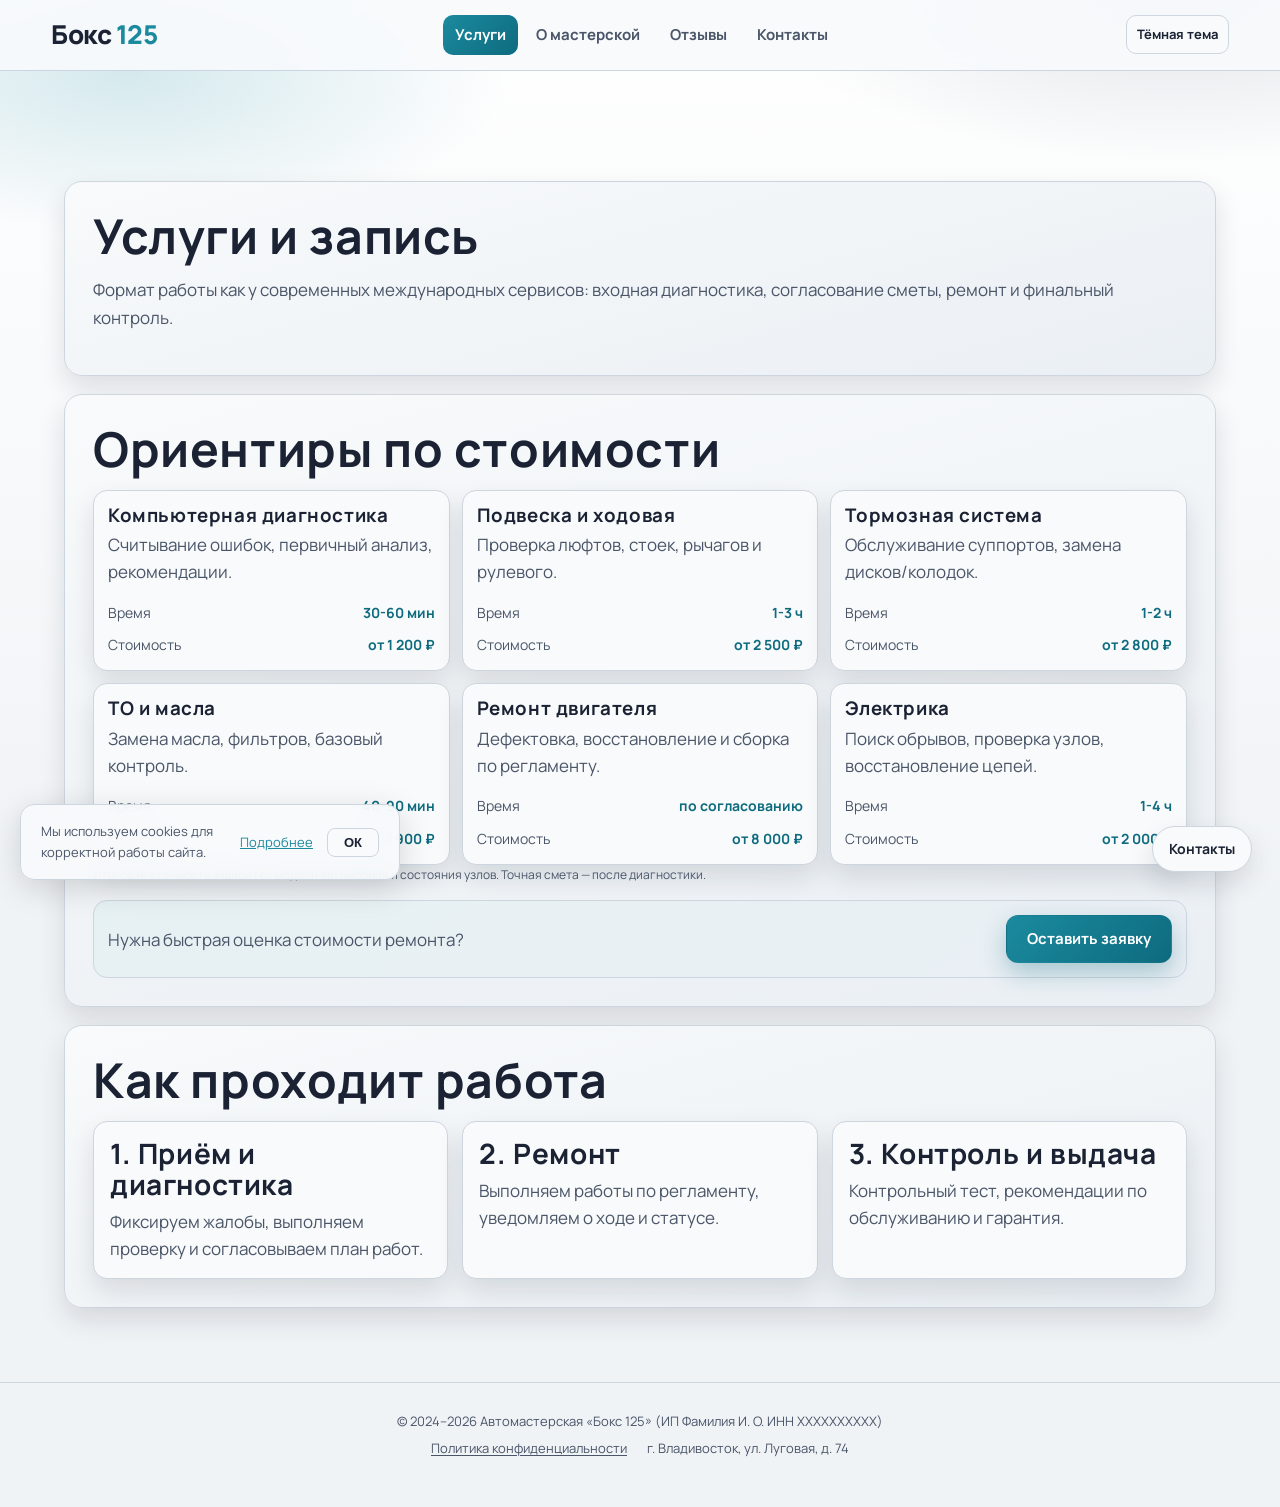
<file: work.html>
<!doctype html>
<html lang="ru">

<head>
  <meta charset="utf-8" />
  <meta name="viewport" content="width=device-width,initial-scale=1" />
  <title>Услуги и цены | Бокс 125</title>
  <meta name="description"
    content="Услуги и цены автомастерской Бокс 125: диагностика, ходовая, тормоза, двигатель, техобслуживание. Запись во Владивостоке." />
  <meta name="robots" content="index,follow" />
  <meta property="og:type" content="website" />
  <meta property="og:locale" content="ru_RU" />
  <meta property="og:title" content="Услуги и цены | Бокс 125" />
  <meta property="og:description" content="Честная смета, гарантия и прозрачный процесс ремонта." />
  <link rel="preconnect" href="https://fonts.googleapis.com" />
  <link rel="preconnect" href="https://fonts.gstatic.com" crossorigin />
  <link
    href="https://fonts.googleapis.com/css2?family=Manrope:wght@400;500;700;800&display=swap"
    rel="stylesheet" />
  <link rel="stylesheet" href="styles.css" />
</head>

<body>
  <div class="body-bg"></div>

  <header class="nav">
    <a href="index.html" class="logo"><span class="logo-text">Бокс <span class="logo-accent">125</span></span></a>
    <nav>
      <a href="work.html" class="active">Услуги</a>
      <a href="about.html">О мастерской</a>
      <a href="testimonials.html">Отзывы</a>
      <a href="contact.html">Контакты</a>
    </nav>
  </header>

  <main class="section" style="padding-top: 110px;">
    <div class="panel reveal in-view">
      <h2>Услуги и запись</h2>
      <p>Формат работы как у современных международных сервисов: входная диагностика, согласование сметы, ремонт и
        финальный контроль.</p>
    </div>

    <div class="panel reveal" style="margin-top: 18px;">
      <h2>Ориентиры по стоимости</h2>
      <div class="price-grid">
        <article class="price-card">
          <h3>Компьютерная диагностика</h3>
          <p>Считывание ошибок, первичный анализ, рекомендации.</p>
          <div class="price-row"><span>Время</span><strong>30-60 мин</strong></div>
          <div class="price-row"><span>Стоимость</span><strong>от 1 200 ₽</strong></div>
        </article>
        <article class="price-card">
          <h3>Подвеска и ходовая</h3>
          <p>Проверка люфтов, стоек, рычагов и рулевого.</p>
          <div class="price-row"><span>Время</span><strong>1-3 ч</strong></div>
          <div class="price-row"><span>Стоимость</span><strong>от 2 500 ₽</strong></div>
        </article>
        <article class="price-card">
          <h3>Тормозная система</h3>
          <p>Обслуживание суппортов, замена дисков/колодок.</p>
          <div class="price-row"><span>Время</span><strong>1-2 ч</strong></div>
          <div class="price-row"><span>Стоимость</span><strong>от 2 800 ₽</strong></div>
        </article>
        <article class="price-card">
          <h3>ТО и масла</h3>
          <p>Замена масла, фильтров, базовый контроль.</p>
          <div class="price-row"><span>Время</span><strong>40-90 мин</strong></div>
          <div class="price-row"><span>Стоимость</span><strong>от 1 900 ₽</strong></div>
        </article>
        <article class="price-card">
          <h3>Ремонт двигателя</h3>
          <p>Дефектовка, восстановление и сборка по регламенту.</p>
          <div class="price-row"><span>Время</span><strong>по согласованию</strong></div>
          <div class="price-row"><span>Стоимость</span><strong>от 8 000 ₽</strong></div>
        </article>
        <article class="price-card">
          <h3>Электрика</h3>
          <p>Поиск обрывов, проверка узлов, восстановление цепей.</p>
          <div class="price-row"><span>Время</span><strong>1-4 ч</strong></div>
          <div class="price-row"><span>Стоимость</span><strong>от 2 000 ₽</strong></div>
        </article>
      </div>
      <p class="tiny">Итоговая стоимость зависит от модели автомобиля и состояния узлов. Точная смета — после
        диагностики.</p>
      <div class="cta-band">
        <p>Нужна быстрая оценка стоимости ремонта?</p>
        <a class="btn btn-primary" href="contact.html">Оставить заявку</a>
      </div>
    </div>

    <div class="panel reveal" style="margin-top: 18px;">
      <h2>Как проходит работа</h2>
      <div class="grid">
        <article class="card">
          <h3>1. Приём и диагностика</h3>
          <p>Фиксируем жалобы, выполняем проверку и согласовываем план работ.</p>
        </article>
        <article class="card">
          <h3>2. Ремонт</h3>
          <p>Выполняем работы по регламенту, уведомляем о ходе и статусе.</p>
        </article>
        <article class="card">
          <h3>3. Контроль и выдача</h3>
          <p>Контрольный тест, рекомендации по обслуживанию и гарантия.</p>
        </article>
      </div>
    </div>
  </main>

  <footer class="footer">
    <div class="footer-top">© 2024–2026 Автомастерская «Бокс 125» (ИП Фамилия И.&nbsp;О. ИНН&nbsp;XXXXXXXXXX)</div>
    <div class="footer-bottom">
      <a href="privacy.html">Политика конфиденциальности</a>
      <span>г. Владивосток, ул. Луговая, д. 74</span>
    </div>
  </footer>

  <div class="cookie-banner" id="cookie-banner" style="display:none">
    Мы используем cookies для корректной работы сайта.
    <a href="privacy.html">Подробнее</a>
    <button class="cookie-btn" id="cookie-accept">ОК</button>
  </div>

  <script src="script.js"></script>
</body>

</html>
</file>
<file: styles.css>
:root {
  --bg: #f0f3f6;
  --bg-soft: #ffffff;
  --surface: #f8fafb;
  --surface-2: #eaeff4;
  --line: #cdd5df;
  --text: #1a2233;
  --text-soft: #4a5568;
  --accent: #1b8a9e;
  --accent-2: #0e6b7f;
  --steel: #2f3f56;
  --shadow-1: 0 12px 26px rgba(15, 25, 40, 0.12);
  --shadow-2: 0 18px 38px rgba(10, 18, 32, 0.2);
  --radius: 18px;
  --nav-bg: rgba(248, 250, 252, 0.92);
  --nav-line: rgba(170, 185, 205, 0.55);
  --hero-glow-1: rgba(27, 138, 158, 0.18);
  --hero-glow-2: rgba(47, 63, 86, 0.14);
}

body.theme-dark {
  --bg: #0c1018;
  --bg-soft: #131a24;
  --surface: #151d2a;
  --surface-2: #1c2738;
  --line: #2a3a50;
  --text: #ecf2fa;
  --text-soft: #a8b8cc;
  --accent: #2bb5cc;
  --accent-2: #1a8fa5;
  --steel: #8faabe;
  --shadow-1: 0 12px 28px rgba(0, 0, 0, 0.4);
  --shadow-2: 0 22px 44px rgba(0, 0, 0, 0.5);
  --nav-bg: rgba(12, 16, 24, 0.92);
  --nav-line: rgba(50, 68, 90, 0.7);
  --hero-glow-1: rgba(43, 181, 204, 0.18);
  --hero-glow-2: rgba(100, 140, 190, 0.15);
}

/* ── Premium micro-interactions ── */
::selection {
  background: var(--accent);
  color: #fff;
}

html {
  scroll-behavior: smooth;
}

* {
  box-sizing: border-box;
}

html,
body {
  margin: 0;
  min-height: 100%;
}

body {
  font-family: "Manrope", "Segoe UI", sans-serif;
  color: var(--text);
  background: var(--bg);
  line-height: 1.6;
  opacity: 0;
  transition: opacity 450ms ease, background-color 240ms ease, color 240ms ease;
}

body.page-ready {
  opacity: 1;
}

.body-bg {
  position: fixed;
  inset: 0;
  pointer-events: none;
  z-index: 0;
  background:
    radial-gradient(620px 260px at 10% 8%, var(--hero-glow-1), transparent 62%),
    radial-gradient(720px 280px at 92% 0%, var(--hero-glow-2), transparent 58%),
    linear-gradient(180deg, var(--bg-soft), var(--bg));
}

.scene,
header,
main,
section,
footer {
  position: relative;
  z-index: 1;
}

h1,
h2,
h3 {
  font-family: "Manrope", "Segoe UI", sans-serif;
  line-height: 1.1;
  margin: 0 0 14px;
  letter-spacing: 0.6px;
}

h2 {
  font-size: clamp(34px, 5vw, 48px);
}

p {
  margin: 0 0 16px;
  color: var(--text-soft);
  font-size: 17px;
}

a {
  color: inherit;
}

.nav {
  position: sticky;
  top: 0;
  z-index: 70;
  display: flex;
  align-items: center;
  gap: 16px;
  justify-content: space-between;
  padding: 14px clamp(16px, 4vw, 56px);
  border-bottom: 1px solid var(--nav-line);
  background: var(--nav-bg);
  backdrop-filter: blur(8px);
}

.logo {
  display: flex;
  align-items: center;
  gap: 8px;
  text-decoration: none;
  transition: opacity 200ms ease;
}

.logo:hover {
  opacity: 0.85;
}

.logo-text {
  font-family: "Manrope", "Segoe UI", sans-serif;
  font-size: 26px;
  font-weight: 800;
  letter-spacing: -0.5px;
  color: var(--text);
}

.logo-accent {
  color: var(--accent);
}

.nav nav {
  display: flex;
  flex-wrap: wrap;
  gap: 6px;
}

.nav nav a {
  text-decoration: none;
  font-size: 15px;
  font-weight: 700;
  padding: 8px 12px;
  border-radius: 10px;
  color: var(--text-soft);
  transition: transform 180ms ease, color 180ms ease, background 180ms ease;
}

.nav nav a:hover {
  transform: translateY(-1px);
  color: var(--text);
  background: color-mix(in srgb, var(--accent) 16%, transparent);
}

.nav nav a.active {
  color: #fff;
  background: linear-gradient(135deg, var(--accent), var(--accent-2));
}

.theme-toggle {
  border: 1px solid var(--line);
  background: var(--surface);
  color: var(--text);
  border-radius: 10px;
  padding: 8px 10px;
  font: inherit;
  font-size: 13px;
  font-weight: 700;
  cursor: pointer;
}

.mobile-menu-toggle,
.mobile-nav,
.mobile-nav-backdrop {
  display: none;
}

.hero {
  min-height: calc(100vh - 64px);
  display: grid;
  grid-template-columns: 1.1fr 0.9fr;
  align-items: center;
  gap: clamp(20px, 4vw, 64px);
  padding: clamp(82px, 9vw, 120px) clamp(16px, 5vw, 80px) 70px;
}

.title {
  font-size: clamp(48px, 8vw, 96px);
  color: var(--text);
}

.accent {
  color: var(--accent);
}

.lead {
  max-width: 720px;
  font-size: clamp(18px, 2.3vw, 24px);
}

.hero-actions {
  margin-top: 26px;
  display: flex;
  flex-wrap: wrap;
  gap: 12px;
}

.btn {
  display: inline-flex;
  align-items: center;
  justify-content: center;
  min-height: 48px;
  text-decoration: none;
  border: 1px solid transparent;
  border-radius: 12px;
  padding: 0 20px;
  font-size: 15px;
  font-weight: 700;
  cursor: pointer;
  transition: transform 180ms ease, box-shadow 180ms ease, background 180ms ease;
}

.btn:hover {
  transform: translateY(-2px);
}

.btn:active {
  transform: scale(0.97);
  transition-duration: 80ms;
}

/* ── Premium focus rings ── */
input:focus,
select:focus,
textarea:focus {
  outline: none;
  border-color: var(--accent);
  box-shadow: 0 0 0 3px rgba(14, 107, 127, 0.18);
}

.btn-primary {
  color: #fff;
  background: linear-gradient(135deg, var(--accent), var(--accent-2));
  box-shadow: 0 10px 24px rgba(14, 107, 127, 0.3);
}

.btn-ghost {
  color: var(--text);
  background: var(--surface);
  border-color: var(--line);
}

.hero-card {
  border: 1px solid var(--line);
  border-radius: 20px;
  padding: 20px;
  background: linear-gradient(160deg, var(--surface), var(--surface-2));
  box-shadow: var(--shadow-2);
}

.hero-stats {
  display: grid;
  gap: 12px;
}

.stat {
  border: 1px solid var(--line);
  border-radius: 14px;
  padding: 14px;
  background: color-mix(in srgb, var(--surface) 84%, var(--steel) 16%);
}

.stat-label {
  font-size: 12px;
  text-transform: uppercase;
  letter-spacing: 1px;
  color: var(--text-soft);
}

.stat-value {
  font-family: "Manrope", "Segoe UI", sans-serif;
  font-size: 36px;
  font-weight: 700;
  color: var(--accent);
}

.section {
  padding: 74px clamp(16px, 5vw, 80px);
}

.panel {
  border: 1px solid var(--line);
  border-radius: var(--radius);
  background: linear-gradient(165deg, var(--surface), var(--surface-2));
  box-shadow: var(--shadow-1);
  padding: clamp(18px, 3vw, 28px);
}

.grid {
  display: grid;
  grid-template-columns: repeat(3, minmax(0, 1fr));
  gap: 14px;
}

.card {
  border: 1px solid var(--line);
  border-radius: 14px;
  background: var(--surface);
  padding: 16px;
  box-shadow: var(--shadow-1);
  transition: transform 180ms ease, border-color 180ms ease;
}

.card:hover {
  transform: translateY(-4px);
  border-color: color-mix(in srgb, var(--accent) 50%, var(--line));
}

.card h3 {
  font-size: 28px;
  margin-bottom: 8px;
}

.card p {
  margin-bottom: 0;
}

.card-icon {
  display: block;
  margin-bottom: 8px;
  flex-shrink: 0;
}

.kpi-strip {
  margin-top: 16px;
  display: grid;
  grid-template-columns: repeat(4, minmax(0, 1fr));
  gap: 10px;
}

.kpi-item {
  border: 1px solid var(--line);
  border-radius: 12px;
  background: var(--surface);
  padding: 12px;
}

.kpi-item strong {
  display: block;
  font-family: "Manrope", "Segoe UI", sans-serif;
  font-size: 28px;
  color: var(--accent);
  line-height: 1;
}

.kpi-item span {
  display: block;
  margin-top: 5px;
  color: var(--text-soft);
  font-size: 13px;
  font-weight: 600;
}

.booking-form {
  margin-top: 14px;
  border: 1px solid var(--line);
  border-radius: 14px;
  background: var(--surface);
  padding: 14px;
}

.form-grid {
  display: grid;
  grid-template-columns: repeat(2, minmax(0, 1fr));
  gap: 10px;
}

.field {
  display: flex;
  flex-direction: column;
  gap: 6px;
}

.field-full {
  grid-column: 1 / -1;
}

.field label {
  font-size: 13px;
  font-weight: 700;
  color: var(--text-soft);
}

.field input,
.field select,
.field textarea {
  width: 100%;
  border: 1px solid var(--line);
  background: var(--bg-soft);
  color: var(--text);
  border-radius: 10px;
  padding: 12px 14px;
  font: inherit;
  font-size: 15px;
  min-height: 48px;
}

.field textarea {
  min-height: 94px;
  resize: vertical;
}

.field input:focus-visible,
.field select:focus-visible,
.field textarea:focus-visible {
  outline: 2px solid color-mix(in srgb, var(--accent) 45%, transparent);
  outline-offset: 1px;
}

.form-note {
  margin-top: 10px;
  font-size: 13px;
}

.badge-list {
  display: flex;
  flex-wrap: wrap;
  gap: 8px;
  margin-top: 12px;
}

.badge-chip {
  border: 1px solid var(--line);
  background: var(--surface);
  border-radius: 999px;
  padding: 6px 10px;
  font-size: 13px;
  font-weight: 700;
  color: var(--text-soft);
}

.price-grid {
  display: grid;
  grid-template-columns: repeat(3, minmax(0, 1fr));
  gap: 12px;
}

.price-card {
  border: 1px solid var(--line);
  border-radius: 14px;
  background: var(--surface);
  box-shadow: var(--shadow-1);
  padding: 14px;
}

.price-card h3 {
  margin-bottom: 6px;
}

.price-row {
  margin-top: 10px;
  display: flex;
  justify-content: space-between;
  gap: 8px;
  font-size: 14px;
  color: var(--text-soft);
}

.price-row strong {
  color: var(--accent-2);
}

.cta-band {
  margin-top: 16px;
  border: 1px solid var(--line);
  border-radius: 14px;
  background: linear-gradient(140deg, color-mix(in srgb, var(--accent) 8%, var(--surface)), var(--surface-2));
  padding: 14px;
  display: flex;
  flex-wrap: wrap;
  align-items: center;
  justify-content: space-between;
  gap: 10px;
}

.cta-band p {
  margin: 0;
}

.hours-grid {
  display: grid;
  grid-template-columns: repeat(3, minmax(0, 1fr));
  gap: 10px;
  margin-top: 12px;
}

.hours-item {
  border: 1px solid var(--line);
  border-radius: 12px;
  background: var(--surface);
  padding: 11px;
}

.hours-item strong {
  display: block;
  font-size: 13px;
  color: var(--text-soft);
}

.hours-item span {
  display: block;
  margin-top: 4px;
  font-weight: 800;
  color: var(--text);
}

.check-list {
  margin: 0;
  padding-left: 18px;
  color: var(--text-soft);
}

.check-list li {
  margin-bottom: 6px;
}

.map-actions {
  display: flex;
  flex-wrap: wrap;
  gap: 10px;
  margin-top: 12px;
}

.tiny {
  font-size: 12px;
  color: var(--text-soft);
}

.work-item a {
  text-decoration: none;
}

.thumb {
  height: 140px;
  border-radius: 12px;
  margin-bottom: 10px;
  border: 1px solid var(--line);
  background:
    repeating-linear-gradient(90deg, rgba(255, 255, 255, 0.08) 0 14px, rgba(0, 0, 0, 0.03) 14px 28px),
    linear-gradient(135deg, color-mix(in srgb, var(--steel) 56%, #fff), color-mix(in srgb, var(--accent) 32%, #fff));
}

.contact-grid {
  display: grid;
  grid-template-columns: 1fr 1fr;
  gap: 20px;
  max-width: 1100px;
  margin: 0 auto;
}

.contact-phone {
  display: block;
  font-size: clamp(24px, 4vw, 32px);
  font-weight: 800;
  color: var(--accent);
  text-decoration: none;
  margin: 12px 0 2px;
  letter-spacing: -0.5px;
}

.contact-phone-hint {
  font-size: 13px;
  color: var(--text-soft);
  margin: 0 0 18px;
}

.contact-line {
  display: flex;
  justify-content: space-between;
  align-items: baseline;
  padding: 10px 0;
  border-bottom: 1px solid var(--line);
  font-size: 15px;
}

.contact-line strong {
  flex-shrink: 0;
  margin-right: 12px;
  color: var(--text);
}

.contact-line a {
  color: var(--accent);
  text-decoration: none;
}

.contact-map-links {
  display: flex;
  flex-wrap: wrap;
  gap: 16px;
  margin-top: 16px;
}

.contact-map-links a {
  font-size: 14px;
  font-weight: 600;
  color: var(--accent);
  text-decoration: none;
}

.contact-form-card {
  background: var(--surface);
}

.testimonials-grid {
  display: grid;
  grid-template-columns: repeat(auto-fit, minmax(240px, 1fr));
  gap: 14px;
}

.testimonial {
  border: 1px solid var(--line);
  border-radius: 14px;
  padding: 18px;
  background: var(--surface);
  box-shadow: var(--shadow-1);
}

.testimonial p {
  font-style: normal;
  font-size: 15px;
  line-height: 1.6;
  margin-bottom: 10px;
  color: var(--text);
}

.testimonial cite {
  font-weight: 700;
  color: var(--accent-2);
}

.project-page {
  padding: 120px clamp(16px, 5vw, 80px) 52px;
}

.case-grid {
  margin-top: 14px;
  display: grid;
  grid-template-columns: repeat(3, minmax(0, 1fr));
  gap: 10px;
}

.case-card {
  border: 1px solid var(--line);
  border-radius: 12px;
  background: var(--surface);
  padding: 12px;
}

.case-card h3 {
  margin: 0 0 8px;
  font-size: 23px;
}

.project-figure {
  margin: 20px 0;
  border: 1px solid var(--line);
  border-radius: 14px;
  min-height: 250px;
  background:
    radial-gradient(circle at 18% 22%, color-mix(in srgb, var(--accent) 32%, transparent), transparent 55%),
    linear-gradient(140deg, color-mix(in srgb, var(--steel) 60%, #fff), color-mix(in srgb, var(--accent) 26%, #fff));
}

.quick-contact-fab {
  position: fixed;
  right: 28px;
  bottom: 28px;
  z-index: 250;
  min-height: 46px;
  border-radius: 999px;
  border: 1px solid var(--line);
  background: var(--surface);
  color: var(--text);
  font: inherit;
  font-size: 14px;
  font-weight: 700;
  padding: 0 16px;
  box-shadow: var(--shadow-1);
  cursor: pointer;
  transition: transform 150ms ease, box-shadow 150ms ease;
}

.quick-contact-backdrop {
  position: fixed;
  inset: 0;
  z-index: 240;
  background: rgba(0, 0, 0, 0.34);
  opacity: 0;
  pointer-events: none;
  transition: opacity 200ms ease;
}

.quick-contact-panel {
  position: fixed;
  right: 16px;
  bottom: 70px;
  z-index: 245;
  width: min(92vw, 340px);
  border: 1px solid var(--line);
  border-radius: 16px;
  background: var(--surface);
  padding: 14px;
  box-shadow: var(--shadow-2);
  display: flex;
  flex-direction: column;
  gap: 8px;
  opacity: 0;
  pointer-events: none;
  transform: translateY(8px);
  transition: opacity 200ms ease, transform 200ms ease;
}

.quick-contact-panel-title {
  font-family: "Manrope", "Segoe UI", sans-serif;
  font-size: 26px;
  color: var(--text);
}

.quick-contact-panel-link {
  text-decoration: none;
  border: 1px solid var(--line);
  border-radius: 10px;
  padding: 9px 10px;
  background: var(--bg-soft);
  font-weight: 700;
}

body.quick-contact-open .quick-contact-backdrop {
  opacity: 1;
  pointer-events: auto;
}

body.quick-contact-open .quick-contact-panel {
  opacity: 1;
  pointer-events: auto;
  transform: translateY(0);
}

.contact-phone-link[hidden] {
  display: none !important;
}


.footer {
  padding: 24px clamp(16px, 5vw, 80px) 48px;
  font-size: 14px;
  color: var(--text-soft);
}

.reveal {
  opacity: 0;
  transform: translateY(22px);
  transition: opacity 560ms ease, transform 560ms ease;
}

.reveal.in-view {
  opacity: 1;
  transform: translateY(0);
}


@media (max-width: 980px) {
  .hero {
    grid-template-columns: 1fr;
    padding-top: 86px;
  }

  .grid,
  .case-grid,
  .kpi-strip,
  .price-grid,
  .hours-grid {
    grid-template-columns: 1fr;
  }


  .form-grid {
    grid-template-columns: 1fr;
  }

  .contact-grid {
    grid-template-columns: 1fr;
  }
}

@media (max-width: 768px) {
  .nav {
    padding: 11px 12px;
  }

  .nav nav,
  .theme-toggle {
    display: none;
  }

  .logo {
    font-size: 26px;
  }

  .logo-text {
    font-size: 22px;
  }

  .mobile-menu-toggle {
    display: inline-flex;
    min-height: 44px;
    min-width: 74px;
    align-items: center;
    justify-content: center;
    border: 1px solid var(--line);
    background: var(--surface);
    border-radius: 10px;
    color: var(--text);
    font: inherit;
    font-size: 14px;
    font-weight: 700;
    cursor: pointer;
  }

  .mobile-nav-backdrop {
    display: block;
    position: fixed;
    inset: 0;
    background: rgba(0, 0, 0, 0.4);
    opacity: 0;
    pointer-events: none;
    z-index: 180;
    transition: opacity 200ms ease;
  }

  .mobile-nav {
    display: flex;
    flex-direction: column;
    gap: 9px;
    position: fixed;
    top: 0;
    right: 0;
    width: min(86vw, 320px);
    height: 100dvh;
    padding: 14px;
    z-index: 190;
    border-left: 1px solid var(--line);
    background: var(--surface);
    transform: translateX(105%);
    transition: transform 220ms ease;
    overflow: auto;
  }

  .mobile-nav-header {
    display: flex;
    justify-content: space-between;
    align-items: center;
    border-bottom: 1px solid var(--line);
    padding-bottom: 8px;
    margin-bottom: 4px;
  }

  .mobile-nav-title {
    font-family: "Manrope", "Segoe UI", sans-serif;
    font-size: 30px;
  }

  .mobile-nav-close {
    width: 36px;
    height: 36px;
    border-radius: 10px;
    border: 1px solid var(--line);
    background: var(--bg-soft);
    color: var(--text);
    font-size: 20px;
    cursor: pointer;
  }

  .mobile-nav-link {
    display: block;
    text-decoration: none;
    border: 1px solid var(--line);
    border-radius: 10px;
    padding: 10px 12px;
    font-size: 15px;
    font-weight: 700;
    color: var(--text);
    background: var(--bg-soft);
  }

  .mobile-nav-link.active {
    color: #fff;
    border-color: transparent;
    background: linear-gradient(135deg, var(--accent), var(--accent-2));
  }

  .mobile-theme-toggle {
    display: block;
    width: 100%;
    text-align: center;
    margin-top: 6px;
    min-height: 44px;
    border: 1px solid var(--line);
    border-radius: 10px;
    background: var(--surface);
    color: var(--text);
    font: inherit;
    font-size: 14px;
    font-weight: 700;
    cursor: pointer;
  }

  body.mobile-nav-open {
    overflow: hidden;
  }

  body.mobile-nav-open .mobile-nav {
    transform: translateX(0);
  }

  body.mobile-nav-open .mobile-nav-backdrop {
    opacity: 1;
    pointer-events: auto;
  }

  .section {
    padding: 62px 14px;
  }

  .project-page {
    padding: 104px 14px 42px;
  }

  .quick-contact-panel {
    right: 10px;
    left: 10px;
    width: auto;
  }

  .quick-contact-fab {
    right: 10px;
    bottom: 10px;
  }

}

@media (prefers-reduced-motion: reduce) {

  *,
  *::before,
  *::after {
    animation: none !important;
    transition: none !important;
    scroll-behavior: auto !important;
  }
}

/* ── Legal & Compliance ── */
.legal-hint {
  margin-top: 12px;
  font-size: 12px;
  color: var(--text-soft);
  line-height: 1.5;
}

.legal-link {
  color: var(--text-soft);
  text-decoration: underline;
  text-underline-offset: 2px;
  transition: color 200ms ease;
}

.legal-link:hover {
  color: var(--accent);
}

/* ── Privacy page ── */
.privacy-page h1 {
  font-size: clamp(28px, 4vw, 40px);
  margin-bottom: 8px;
}

.privacy-page h2 {
  font-size: clamp(18px, 2.5vw, 22px);
  margin-top: 32px;
}

.privacy-page ul {
  padding-left: 20px;
  color: var(--text-soft);
}

.privacy-page ul li {
  margin-bottom: 6px;
}

.legal-updated {
  font-size: 13px;
  color: var(--text-soft);
  margin-bottom: 24px;
}

/* ── Extended footer ── */
.footer {
  text-align: center;
  padding: 28px clamp(16px, 4vw, 56px) 48px;
  font-size: 13px;
  color: var(--text-soft);
  border-top: 1px solid var(--line);
}

.footer-top {
  margin-bottom: 6px;
}

.footer-bottom {
  display: flex;
  justify-content: center;
  gap: 20px;
  flex-wrap: wrap;
}

.footer-bottom a {
  color: var(--text-soft);
  text-decoration: underline;
  text-underline-offset: 2px;
  transition: color 200ms ease;
}

.footer-bottom a:hover {
  color: var(--accent);
}

/* ── Cookie banner ── */
.cookie-banner {
  position: fixed;
  bottom: 20px;
  left: 20px;
  max-width: 380px;
  padding: 16px 20px;
  background: var(--nav-bg);
  backdrop-filter: blur(12px);
  border: 1px solid var(--line);
  border-radius: 14px;
  box-shadow: 0 8px 32px rgba(0, 0, 0, 0.15);
  z-index: 200;
  display: flex;
  align-items: center;
  gap: 14px;
  font-size: 13px;
  color: var(--text-soft);
  animation: cookieSlideIn 400ms ease-out;
}

.cookie-banner a {
  color: var(--accent);
  white-space: nowrap;
}

.cookie-btn {
  flex-shrink: 0;
  padding: 6px 16px;
  border: 1px solid var(--line);
  border-radius: 8px;
  background: var(--surface);
  color: var(--text);
  font-size: 13px;
  font-weight: 700;
  cursor: pointer;
  transition: background 180ms ease;
}

.cookie-btn:hover {
  background: var(--accent);
  color: #fff;
  border-color: var(--accent);
}

@keyframes cookieSlideIn {
  from { opacity: 0; transform: translateY(20px); }
  to   { opacity: 1; transform: translateY(0); }
}

@media (max-width: 768px) {
  .cookie-banner {
    left: 10px;
    right: 10px;
    bottom: 70px;
    max-width: none;
  }
}
</file>
